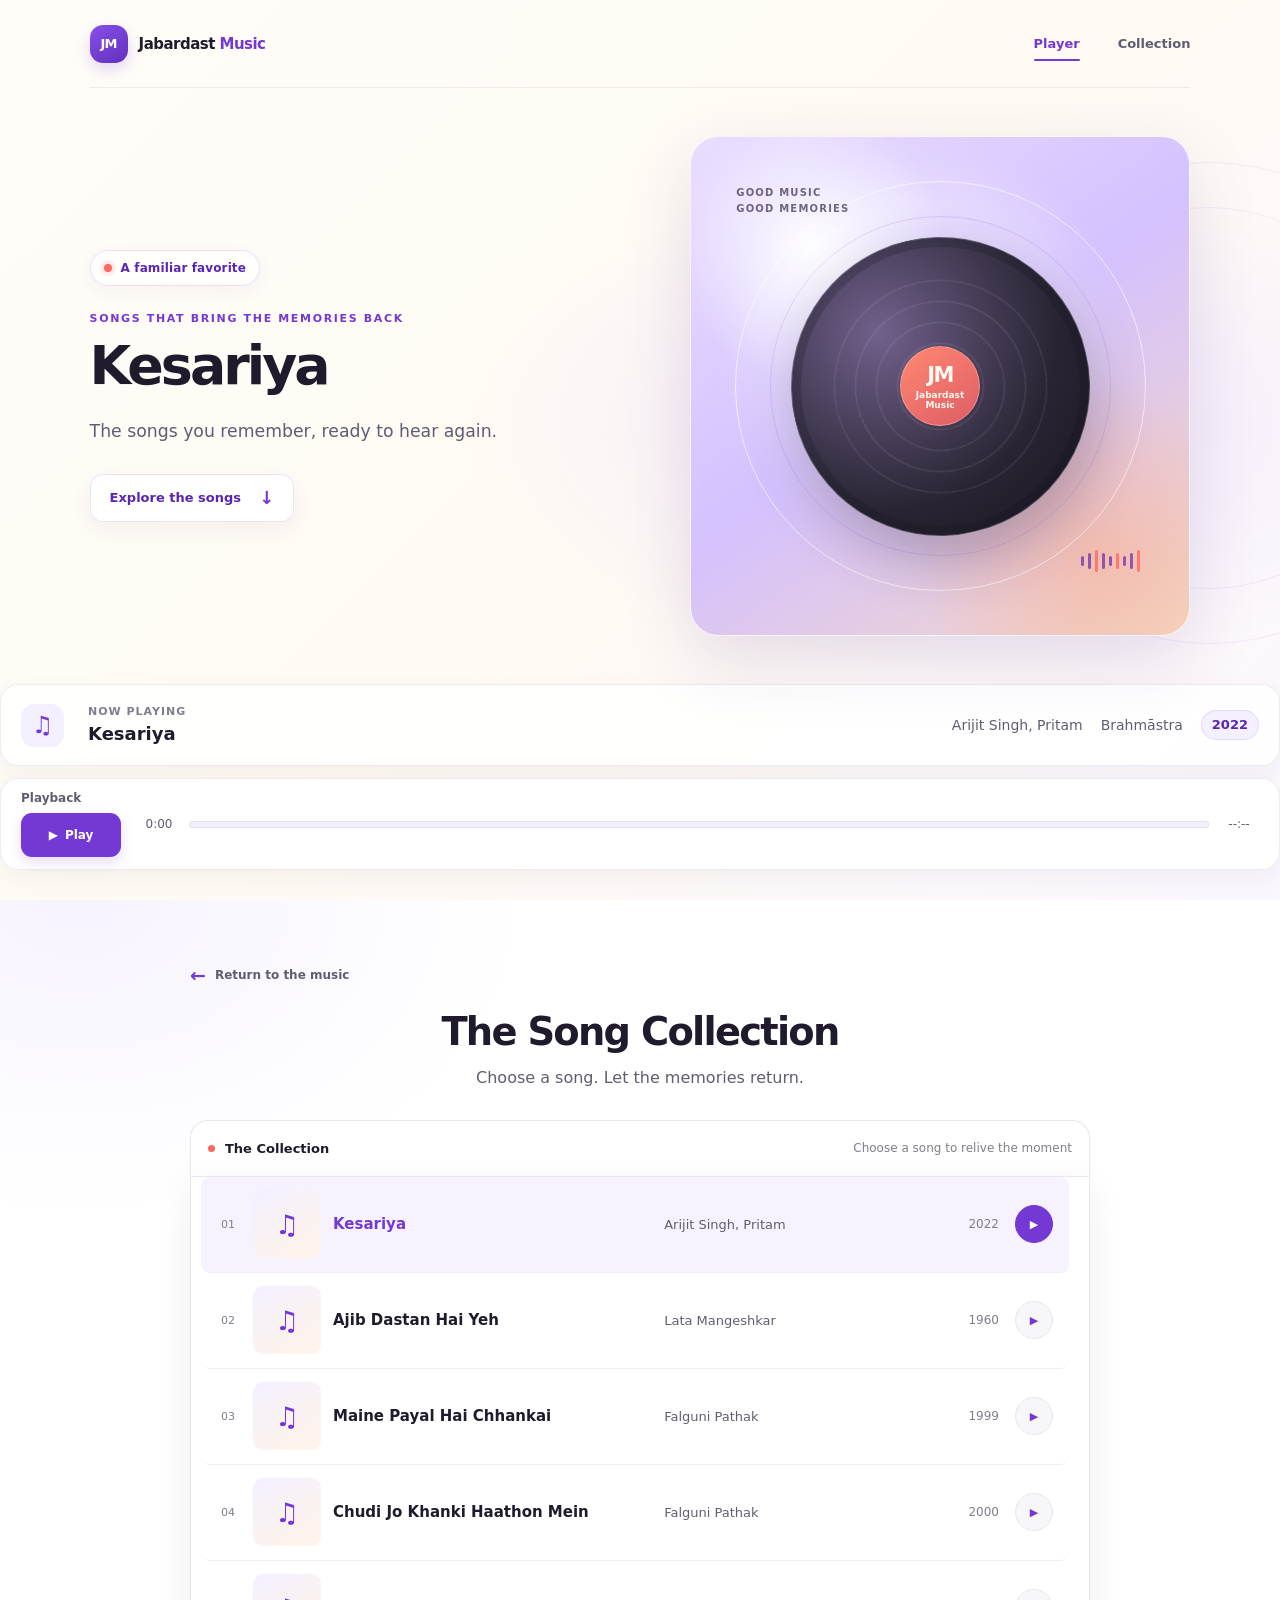
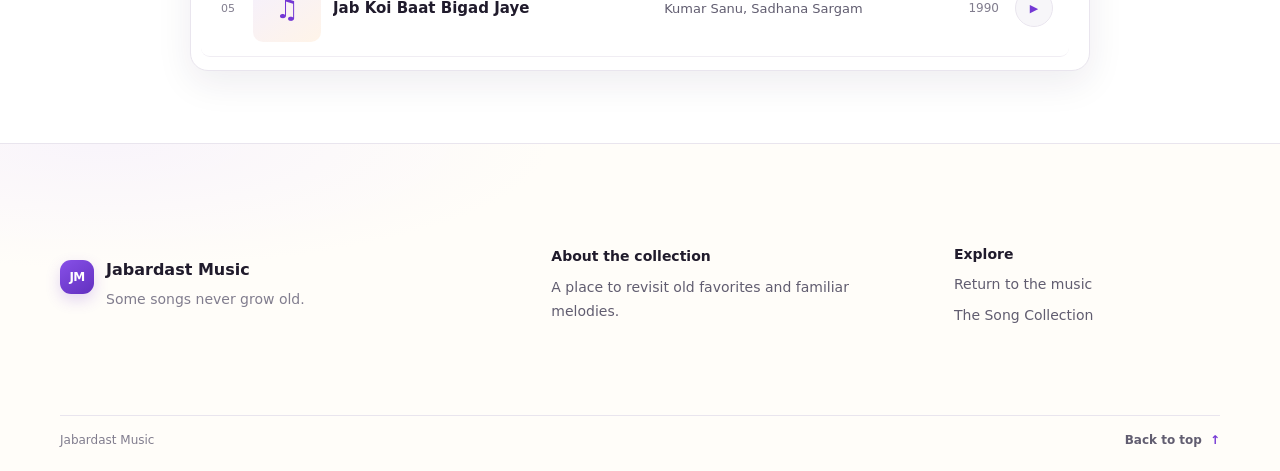
<file: index.html>
<!DOCTYPE html>
<html lang="en">

<head>
    <meta charset="UTF-8">
    <meta name="viewport" content="width=device-width, initial-scale=1.0">
    <title>JM | Jabardast Music</title>
    <!-- <link rel="preconnect" href="https://www.youtube.com">
   <link rel="preconnect" href="https://s.ytimg.com"> -->
    <link rel="stylesheet" href="style.css" />

</head>

<body>
    <section class="hero-section player-card" id="player" aria-labelledby="now-playing">
        <header class="site-header">
            <a class="brand" href="#player" aria-label="Jabardast Music home">
                <span class="brand-mark" aria-hidden="true">JM</span>
                <span>Jabardast <strong>Music</strong></span>
            </a>
            <nav aria-label="Main navigation">
                <a class="nav-link nav-link-active" href="#player">Player</a>
                <a class="nav-link" href="#playlist">Collection</a>
            </nav>
        </header>

        <main class="hero-main">
            <div class="hero-copy">
                <div class="player-header">
                    <span class="live-dot" aria-hidden="true"></span>
                    <span id="station-label">A familiar favorite</span>
                </div>

                <p class="hero-kicker">Songs that bring the memories back</p>
                <h1 id="now-playing"><strong id="current-song">Back to the songs we love</strong></h1>
                <p class="hero-description">The songs you remember, ready to hear again.</p>
                <a class="hero-link" href="#playlist">
                    Explore the songs <span aria-hidden="true">↓</span>
                </a>
            </div>

            <div class="visual-canvas" aria-hidden="true">
                <div class="visual-glow"></div>
                <div class="vinyl-record">
                    <div class="vinyl-label"><span>JM</span><span>Jabardast Music</span></div>
                </div>
                <div class="visual-caption">
                    <span>GOOD MUSIC</span>
                    <span>GOOD MEMORIES</span>
                </div>
                <div class="sound-bars">
                    <i></i><i></i><i></i><i></i><i></i><i></i><i></i><i></i><i></i>
                </div>
                <!-- <iframe id="main-player" width="336" height="189"
                    src="https://www.youtube.com/embed/SBfPs-PMGTA?enablejsapi=1"
                    title="YouTube music player"
                    frameborder="0"
                    allow="accelerometer; autoplay; clipboard-write; encrypted-media; gyroscope; picture-in-picture; web-share"
                    referrerpolicy="strict-origin-when-cross-origin"
                    allowfullscreen></iframe> -->
                <!-- <iframe id="main-player" width="336" height="189"
                    src="https://www.youtube.com/embed/SBfPs-PMGTA?enablejsapi=1&autoplay=1&modestbranding=1&rel=0&iv_load_policy=3"
                    title="YouTube music player"
                    frameborder="0"
                    allow="accelerometer; autoplay; clipboard-write; encrypted-media; gyroscope; picture-in-picture; web-share"
                    referrerpolicy="strict-origin-when-cross-origin"
                    allowfullscreen></iframe> -->
                <iframe id="main-player" width="336" height="189"
                    src="https://www.youtube-nocookie.com/embed/SBfPs-PMGTA?enablejsapi=1&autoplay=1&modestbranding=1&rel=0&iv_load_policy=3&playsinline=1"
                    title="YouTube music player" frameborder="0"
                    allow="accelerometer; autoplay; clipboard-write; encrypted-media; gyroscope; picture-in-picture; web-share"
                    referrerpolicy="strict-origin-when-cross-origin" allowfullscreen></iframe>
            </div>
        </main>

        <div class="hero-bottom">
            <div class="track-strip">
                <span class="track-strip-mark" aria-hidden="true">♫</span>
                <div>
                    <span class="track-strip-label">Now playing</span>
                    <span id="track-strip-title" class="track-strip-station">Track details unavailable</span>
                </div>
                <div id="track-strip-metadata" class="track-strip-note" aria-label="Track metadata">
                    <span id="track-strip-artist" class="track-metadata-artist">Artist unavailable</span>
                    <span id="track-strip-album" class="track-metadata-album">Album unavailable</span>
                    <span id="track-strip-year" class="track-metadata-year">Year unavailable</span>
                </div>
            </div>

            <div class="controls-group" aria-label="Playback controls">
                <span class="controls-caption">Playback</span>
                <div class="controls-buttons">
                    <button id="playback-toggle" class="control-button control-play" type="button" aria-label="Play"
                        onclick="togglePlayback()">
                        <span id="playback-icon" aria-hidden="true">&#9654;</span>
                        <span id="playback-label">Play</span>
                    </button>
                    <!-- <button id="change-song" class="control-button control-change" type="button"
                        aria-label="Change song" onclick="changeSong()">
                        <span id="change-song-icon" aria-hidden="true">&#9197;</span>
                        <span id="change-song-label">Change Song</span>
                    </button> -->
                </div>
                <div class="playback-timeline">
                    <span id="playback-current-time" class="playback-time">0:00</span>
                    <div id="playback-progress" class="playback-progress" role="progressbar"
                        aria-label="Playback progress" aria-valuemin="0" aria-valuemax="100" aria-valuenow="0"
                        aria-valuetext="Playback time 0:00; duration unavailable">
                        <span id="playback-progress-fill" class="playback-progress-fill"></span>
                    </div>
                    <span id="playback-duration" class="playback-time">--:--</span>
                </div>
            </div>
        </div>
    </section>

    <section class="playlist-section" id="playlist" aria-labelledby="playlist-heading">
        <div class="playlist-inner">
            <a class="back-link" href="#player"><span aria-hidden="true">←</span> Return to the music</a>
            <div class="playlist-heading">
                <h2 id="playlist-heading">The Song Collection</h2>
                <p>Choose a song. Let the memories return.</p>
            </div>

            <div class="playlist-toolbar">
                <div>
                    <span class="playlist-station-dot" aria-hidden="true"></span>
                    <span class="playlist-station">The Collection</span>
                </div>
                <span class="playlist-hint">Choose a song to relive the moment</span>
            </div>
            <div class="playlist-frame">
                <ul id="songs-list" aria-label="Songs"></ul>
            </div>
        </div>
    </section>

    <footer class="site-footer">
        <div class="footer-inner">
            <div class="footer-brand">
                <span class="brand-mark" aria-hidden="true">JM</span>
                <div>
                    <strong>Jabardast Music</strong>
                    <p>Some songs never grow old.</p>
                </div>
            </div>
            <div class="footer-about">
                <h2>About the collection</h2>
                <p>A place to revisit old favorites and familiar melodies.</p>
            </div>
            <nav class="footer-navigation" aria-label="Footer navigation">
                <h2>Explore</h2>
                <a href="#player">Return to the music</a>
                <a href="#playlist">The Song Collection</a>
            </nav>
            <div class="footer-bottom">
                <span>Jabardast Music</span>
                <a class="footer-top-link" href="#player">Back to top <span aria-hidden="true">↑</span></a>
            </div>
        </div>
    </footer>

    <script src="songs.js"></script>
    <script src="script.js"></script>
</body>

</html>
</file>
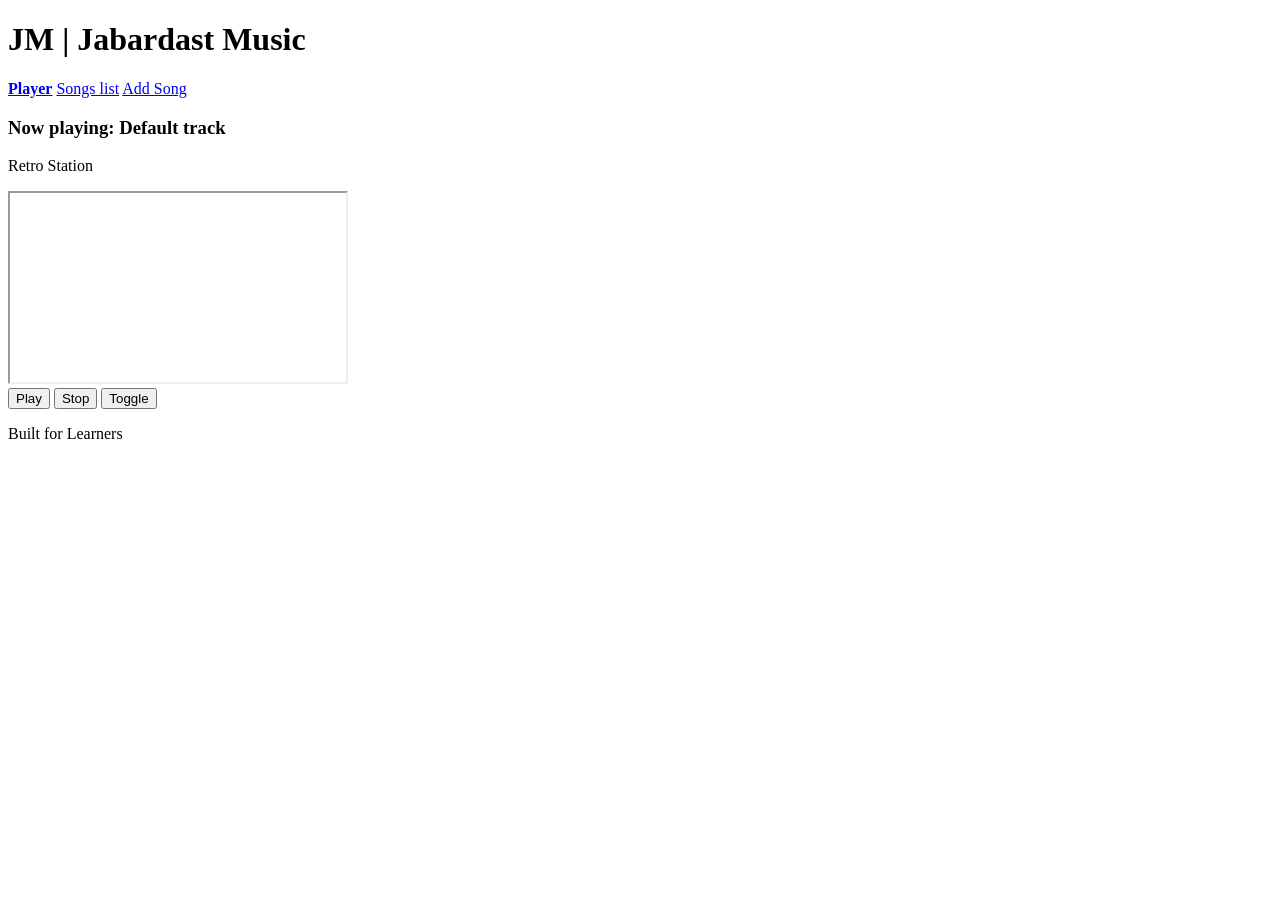
<file: 01_html_css_js/JM_project_1/index.html>
<!DOCTYPE html>
<html lang="en">
<head>
    <meta charset="UTF-8">
    <meta name="viewport" content="width=device-width, initial-scale=1.0">
    <title>JM | Jabardast Music</title>
</head>
<body>
    <header>
        <h1>JM | Jabardast Music</h1>
        <nav>
            <a href="#"><strong>Player</strong></a>
            <a href="#">Songs list</a>
            <a href="#">Add Song</a>
        </nav>
    </header>

    <main>
        <h3>Now playing: Default track</h3>
        <p>Retro Station</p>


            <iframe 
            id="main-player"
        width="336" 
        height="189" 
        src="https://www.youtube.com/embed/TQkn1uv4AcM?autoplay=1&enablejsapi=1" 
        allowfullscreen></iframe>

       <div>
         <button onclick="playMusic('main-player')">Play</button>
        <button onclick="pauseMusic('main-player')">Stop</button>
        <button onclick="toggleElement('main-player')">Toggle</button>
       </div>
    </main>

    <footer>
        <p>Built for Learners</p>
    </footer>

    <script>
        function toggleElement(id){
            const el = document.getElementById(id);
            if(!el) return;  
            
            if(el.style.position !== "absolute"){
                el.style.opacity = 0;
                el.style.position = "absolute"
                el.style.pointerEvents = "none"
                el.style.height = "0px";
                el.style.width = "0px";   
            } else {
                el.style.opacity = 1;
                el.style.position = ""
                el.style.pointerEvents = ""
                el.style.width = "336px";
                el.style.height = "189px";   
            }
        }

        function myAction(id, action){
            const iframe = document.getElementById(id);
            if(iframe && iframe.contentWindow){
                iframe.contentWindow.postMessage(JSON.stringify({
                    event: "command",
                    func: action,
                    args: []
                }), "https://www.youtube.com");

            }        }

        function playMusic(id){
            myAction(id, "playVideo")
        }
        // function pauseMusic(id){
        //     const iframe = document.getElementById(id);
        //     if(iframe && iframe.contentWindow){
        //         iframe.contentWindow.postMessage(JSON.stringify({
        //             event: "command",
        //             func: "pauseVideo",
        //             args: []
        //         }), "https://www.youtube.com");

        //     }
        // }
        function pauseMusic(id){
            myAction(id, "pauseVideo")
        }
    </script>
</body>
</html>
</file>
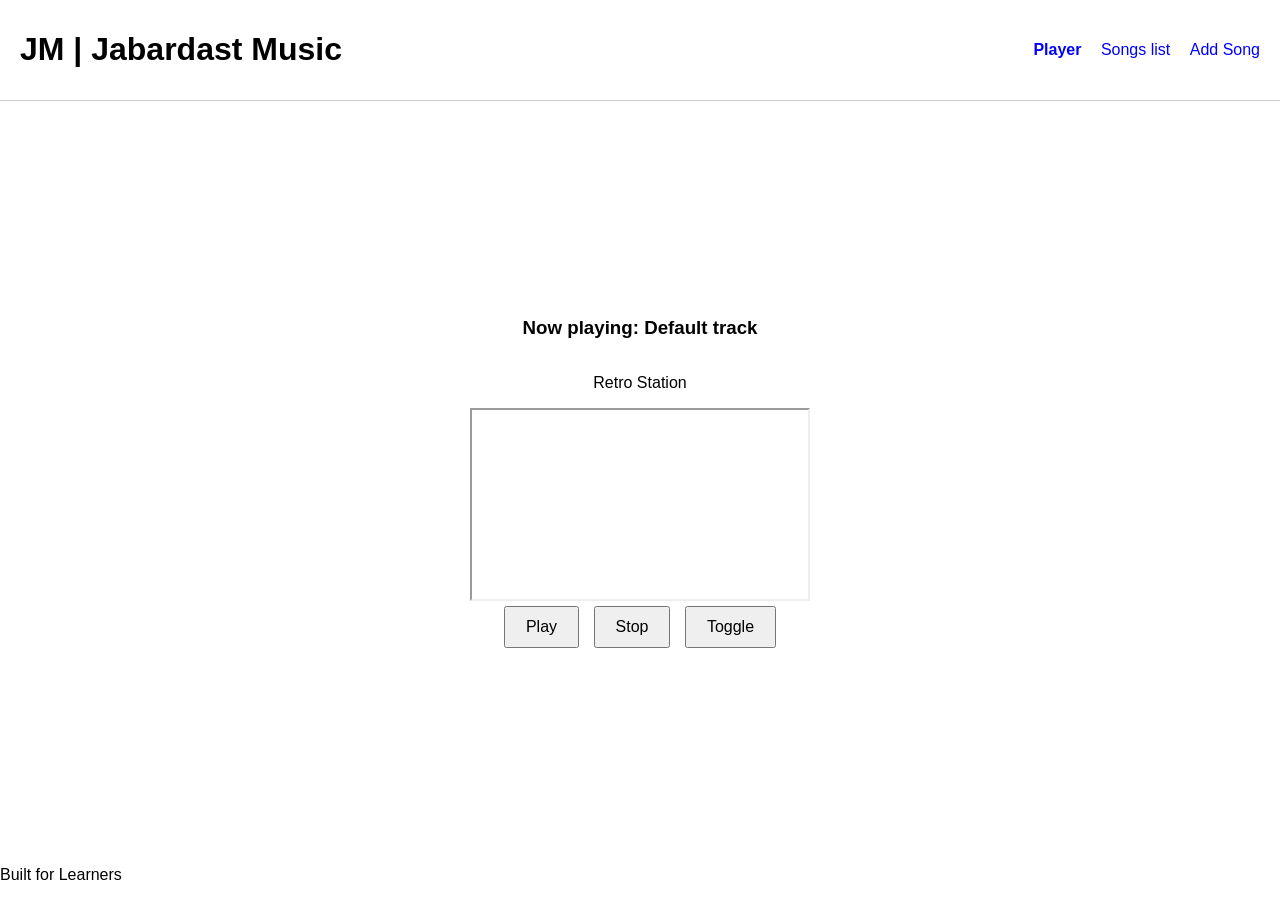
<file: 01_html_css_js/JM_project_2/index.html>
<!DOCTYPE html>
<html lang="en">

<head>
    <meta charset="UTF-8">
    <meta name="viewport" content="width=device-width, initial-scale=1.0">
    <title>JM | Jabardast Music</title>
    <link rel="stylesheet" href="style.css" />
</head>

<body>
    <header>
        <h1>JM | Jabardast Music</h1>
        <nav>
            <a href="#"><strong>Player</strong></a>
            <a href="#">Songs list</a>
            <a href="#">Add Song</a>
        </nav>
    </header>

    <main>
        <h3>Now playing: Default track</h3>
        <p>Retro Station</p>
        <iframe id="main-player" width="336" height="189"
            src="https://www.youtube.com/embed/TQkn1uv4AcM?autoplay=1&enablejsapi=1" allowfullscreen></iframe>

        <div>
            <button onclick="playMusic('main-player')">Play</button>
            <button onclick="pauseMusic('main-player')">Stop</button>
            <button onclick="toggleElement('main-player')">Toggle</button>
        </div>
    </main>

    <footer>
        <p>Built for Learners</p>
    </footer>

    <script>
        function toggleElement(id) {
            const el = document.getElementById(id);
            if (!el) return;

            if (el.style.position !== "absolute") {
                el.style.opacity = 0;
                el.style.position = "absolute"
                el.style.pointerEvents = "none"
                el.style.height = "0px";
                el.style.width = "0px";
            } else {
                el.style.opacity = 1;
                el.style.position = ""
                el.style.pointerEvents = ""
                el.style.width = "336px";
                el.style.height = "189px";
            }
        }

        function myAction(id, action) {
            const iframe = document.getElementById(id);
            if (iframe && iframe.contentWindow) {
                iframe.contentWindow.postMessage(JSON.stringify({
                    event: "command",
                    func: action,
                    args: []
                }), "https://www.youtube.com");

            }
        }

        function playMusic(id) {
            myAction(id, "playVideo")
        }
        // function pauseMusic(id){
        //     const iframe = document.getElementById(id);
        //     if(iframe && iframe.contentWindow){
        //         iframe.contentWindow.postMessage(JSON.stringify({
        //             event: "command",
        //             func: "pauseVideo",
        //             args: []
        //         }), "https://www.youtube.com");

        //     }
        // }
        function pauseMusic(id) {
            myAction(id, "pauseVideo")
        }
    </script>
</body>

</html>
</file>
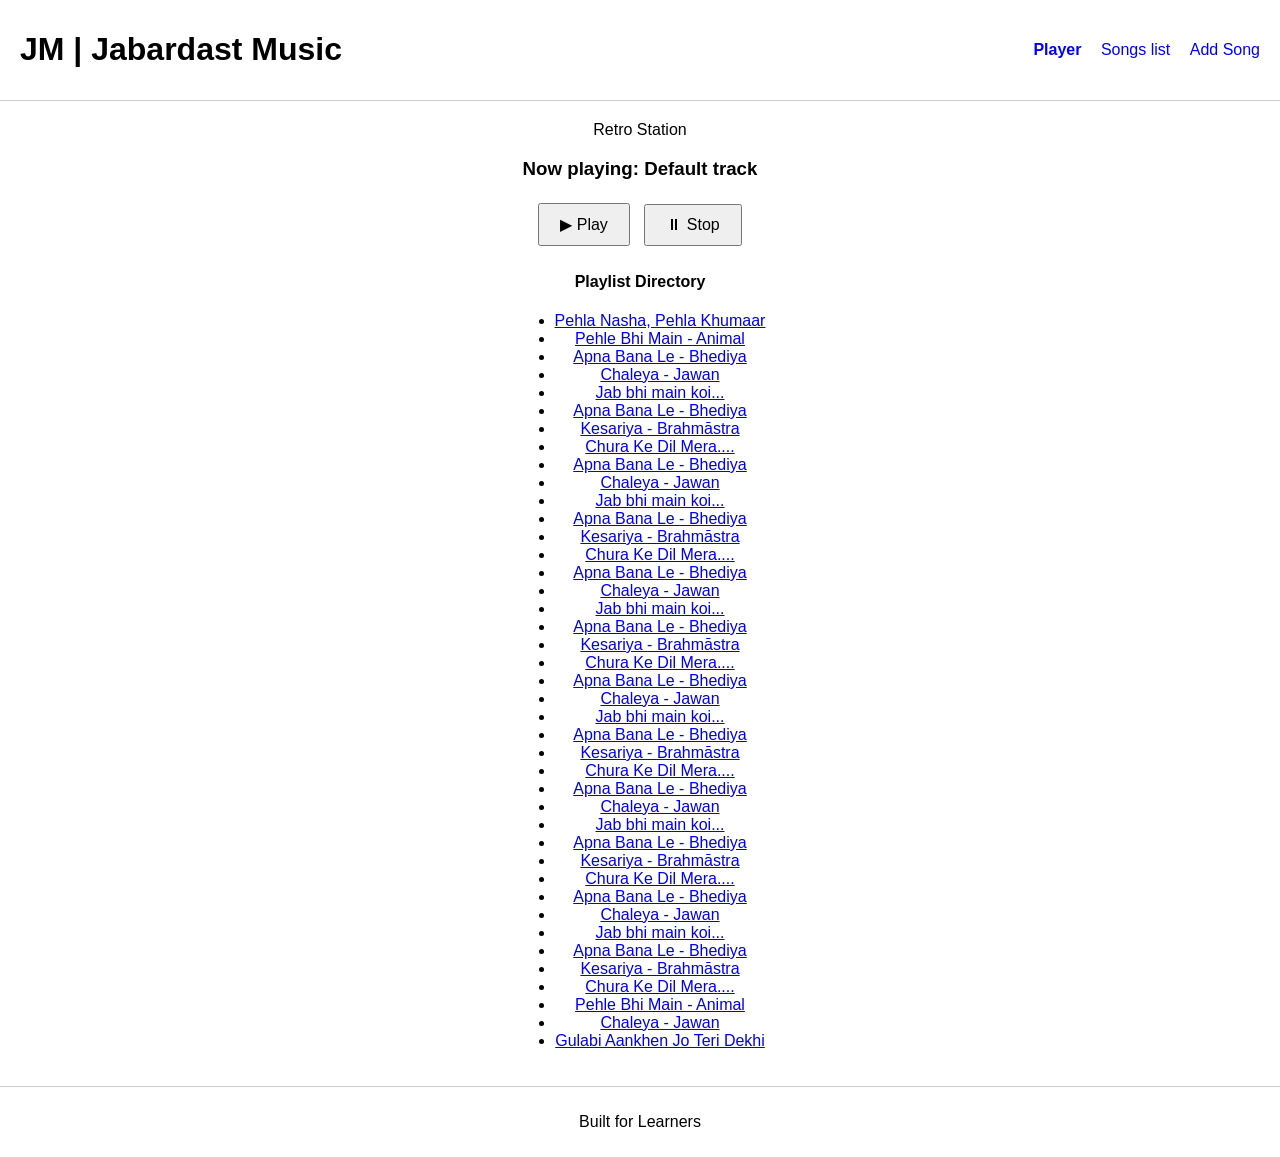
<file: 01_html_css_js/JM_project_3/index.html>
<!DOCTYPE html>
<html lang="en">

<head>
    <meta charset="UTF-8">
    <meta name="viewport" content="width=device-width, initial-scale=1.0">
    <title>JM | Jabardast Music</title>
    <link rel="stylesheet" href="style.css" />

</head>

<body>
    <header>
        <h1>JM | Jabardast Music</h1>
        <nav>
            <a href="#"><strong>Player</strong></a>
            <a href="#">Songs list</a>
            <a href="#">Add Song</a>
        </nav>
    </header>

    <main>
        <div class="player-card">
            <div class="player-header">
                <span class="live-dot"></span>
                <span id="station-label">Retro Station</span>
            </div>

            <h3 id="now-playing">Now playing: <strong id="current-song">Default track</strong></h3>


            <iframe id="main-player" width="336" height="189"
                src="https://www.youtube.com/embed/TQkn1uv4AcM?autoplay=1&enablejsapi=1" allowfullscreen></iframe>

            <div class="controls-group">
                <button onclick="playMusic('main-player')">&#9654; Play</button>
                <button onclick="pauseMusic('main-player')"> &#9208; Stop</button>
                <!-- <button onclick="toggleElement('main-player')">Toggle</button> -->
            </div>


            <div class="playlist-section">
                <h4>Playlist Directory</h4>
                <ul id="songs-list"></ul>
            </div>
        </div>
    </main>

    <footer>
        <p>Built for Learners</p>
    </footer>

    <script>
        toggleElement('main-player')
        function toggleElement(id) {
            const el = document.getElementById(id);
            if (!el) return;

            if (el.style.position !== "absolute") {
                el.style.opacity = 0;
                el.style.position = "absolute"
                el.style.pointerEvents = "none"
                el.style.height = "0px";
                el.style.width = "0px";
            } else {
                el.style.opacity = 1;
                el.style.position = ""
                el.style.pointerEvents = ""
                el.style.width = "336px";
                el.style.height = "189px";
            }
        }

        function myAction(id, action) {
            const iframe = document.getElementById(id);
            if (iframe && iframe.contentWindow) {
                iframe.contentWindow.postMessage(JSON.stringify({
                    event: "command",
                    func: action,
                    args: []
                }), "https://www.youtube.com");

            }
        }

        function playMusic(id) {
            myAction(id, "playVideo")
        }
        // function pauseMusic(id){
        //     const iframe = document.getElementById(id);
        //     if(iframe && iframe.contentWindow){
        //         iframe.contentWindow.postMessage(JSON.stringify({
        //             event: "command",
        //             func: "pauseVideo",
        //             args: []
        //         }), "https://www.youtube.com");

        //     }
        // }
        function pauseMusic(id) {
            myAction(id, "pauseVideo")
        }

        // const songs = [
        //     "TQkn1uv4AcM",
        //     "t6y9n4qGY0k",
        //     "SDEGhZt_frQ",
        //     "gfD7eL8I6uU",
        //     "TQkn1uv4AcM",
        //     "t6y9n4qGY0k"
        // ];

        const songs = [
            {
                "id": "SBfPs-PMGTA",
                "title": "Pehla Nasha, Pehla Khumaar"
            },
            {
                "id": "2AuyN_rLQ7Q",
                "title": "Pehle Bhi Main - Animal"
            },
            {
                "id": "R4kmsTGw0q0",
                "title": "Apna Bana Le - Bhediya"
            },
            {
                "id": "wr9M-CoxP7A",
                "title": "Chaleya - Jawan"
            },
            {
                "id": "hcCvSmjHwGY",
                "title": "Jab bhi main koi..."
            },
            {
                "id": "R4kmsTGw0q0",
                "title": "Apna Bana Le - Bhediya"
            },
            {
                "id": "O4QUyBtdpk4",
                "title": "Kesariya - Brahmāstra"
            },
            {
                "id": "Yqj1_V90KJo",
                "title": "Chura Ke Dil Mera...."
            },
            {
                "id": "R4kmsTGw0q0",
                "title": "Apna Bana Le - Bhediya"
            },
            {
                "id": "wr9M-CoxP7A",
                "title": "Chaleya - Jawan"
            },
            {
                "id": "hcCvSmjHwGY",
                "title": "Jab bhi main koi..."
            },
            {
                "id": "R4kmsTGw0q0",
                "title": "Apna Bana Le - Bhediya"
            },
            {
                "id": "O4QUyBtdpk4",
                "title": "Kesariya - Brahmāstra"
            },
            {
                "id": "Yqj1_V90KJo",
                "title": "Chura Ke Dil Mera...."
            },
            {
                "id": "R4kmsTGw0q0",
                "title": "Apna Bana Le - Bhediya"
            },
            {
                "id": "wr9M-CoxP7A",
                "title": "Chaleya - Jawan"
            },
            {
                "id": "hcCvSmjHwGY",
                "title": "Jab bhi main koi..."
            },
            {
                "id": "R4kmsTGw0q0",
                "title": "Apna Bana Le - Bhediya"
            },
            {
                "id": "O4QUyBtdpk4",
                "title": "Kesariya - Brahmāstra"
            },
            {
                "id": "Yqj1_V90KJo",
                "title": "Chura Ke Dil Mera...."
            },
            {
                "id": "R4kmsTGw0q0",
                "title": "Apna Bana Le - Bhediya"
            },
            {
                "id": "wr9M-CoxP7A",
                "title": "Chaleya - Jawan"
            },
            {
                "id": "hcCvSmjHwGY",
                "title": "Jab bhi main koi..."
            },
            {
                "id": "R4kmsTGw0q0",
                "title": "Apna Bana Le - Bhediya"
            },
            {
                "id": "O4QUyBtdpk4",
                "title": "Kesariya - Brahmāstra"
            },
            {
                "id": "Yqj1_V90KJo",
                "title": "Chura Ke Dil Mera...."
            },
            {
                "id": "R4kmsTGw0q0",
                "title": "Apna Bana Le - Bhediya"
            },
            {
                "id": "wr9M-CoxP7A",
                "title": "Chaleya - Jawan"
            },
            {
                "id": "hcCvSmjHwGY",
                "title": "Jab bhi main koi..."
            },
            {
                "id": "R4kmsTGw0q0",
                "title": "Apna Bana Le - Bhediya"
            },
            {
                "id": "O4QUyBtdpk4",
                "title": "Kesariya - Brahmāstra"
            },
            {
                "id": "Yqj1_V90KJo",
                "title": "Chura Ke Dil Mera...."
            },
            {
                "id": "R4kmsTGw0q0",
                "title": "Apna Bana Le - Bhediya"
            },
            {
                "id": "wr9M-CoxP7A",
                "title": "Chaleya - Jawan"
            },
            {
                "id": "hcCvSmjHwGY",
                "title": "Jab bhi main koi..."
            },
            {
                "id": "R4kmsTGw0q0",
                "title": "Apna Bana Le - Bhediya"
            },
            {
                "id": "O4QUyBtdpk4",
                "title": "Kesariya - Brahmāstra"
            },
            {
                "id": "Yqj1_V90KJo",
                "title": "Chura Ke Dil Mera...."
            },
            {
                "id": "lwv_0SEJ4NQ",
                "title": "Pehle Bhi Main - Animal"
            },
            {
                "id": "wr9M-CoxP7A",
                "title": "Chaleya - Jawan"
            },
            {
                "id": "Xsn0QjMN3fM",
                "title": "Gulabi Aankhen Jo Teri Dekhi"
            }
        ];


        function playSong(id, title) {
            // find iframe - ???
            const iframe = document.getElementById("main-player");
            iframe.src = `https://www.youtube.com/embed/${id}?autoplay=1&enablejsapi=1`

            playMusic('main-player');

            document.getElementById('current-song').innerHTML = title;

        }
        const songsList = document.getElementById("songs-list");
        // songsList.innerHTML = songs.map(function(id){
        //     return "<li><a href='#'>"+id+"</a></li>"
        // }).join();

        songsList.innerHTML = songs.map(song =>
            `<li>
                <a href='#' onclick='playSong("${song.id}", "${song.title}")'>
                    ${song.title}
                </a>
            </li>`
        ).join("");

    </script>
</body>

</html>
</file>
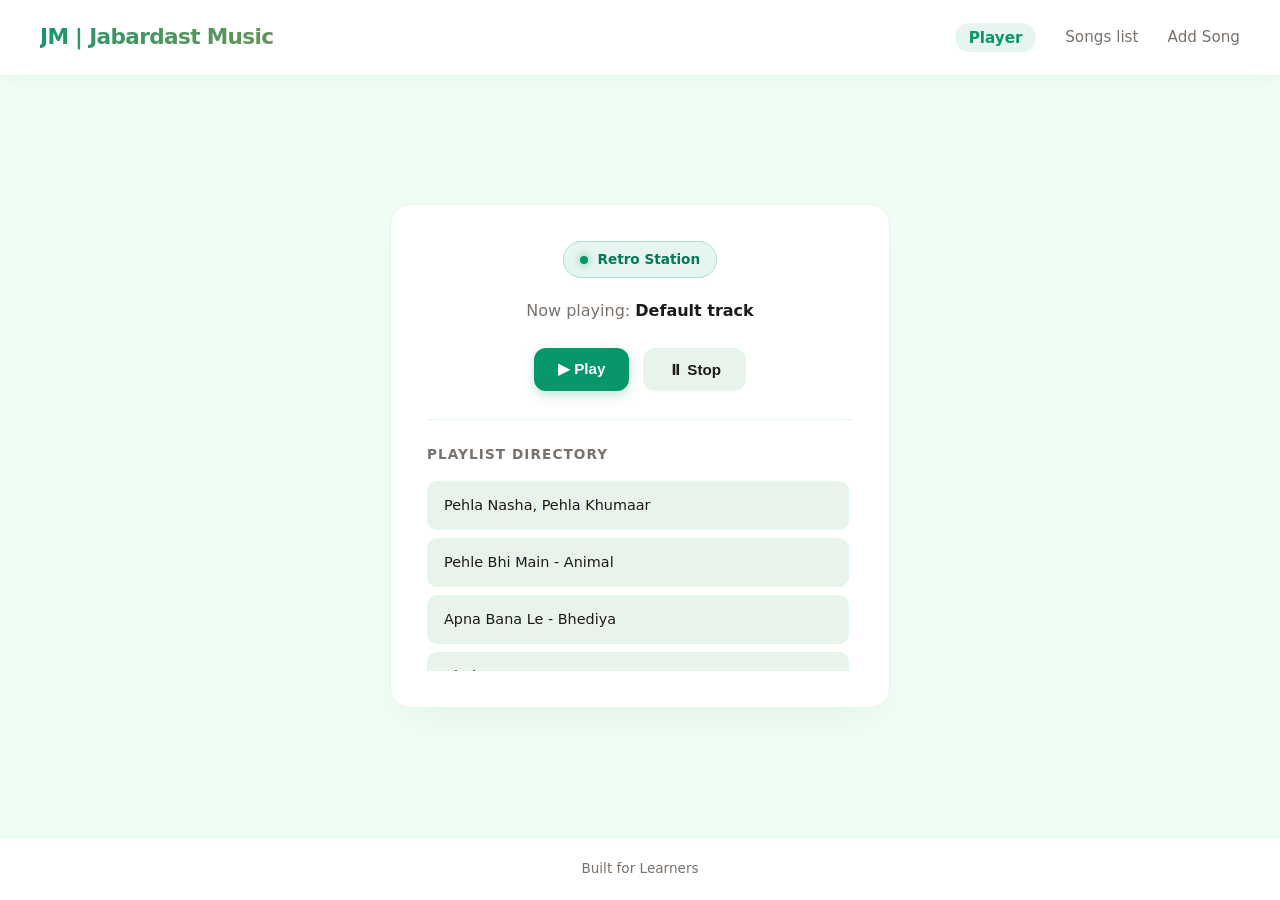
<file: 01_html_css_js/JM_project_4/index.html>
<!DOCTYPE html>
<html lang="en">

<head>
    <meta charset="UTF-8">
    <meta name="viewport" content="width=device-width, initial-scale=1.0">
    <title>JM | Jabardast Music</title>
    <link rel="stylesheet" href="./themes/green.css" />
    <link rel="stylesheet" href="style.css" />

</head>

<body>
    <header>
        <h1>JM | Jabardast Music</h1>
        <nav>
            <a href="#"><strong>Player</strong></a>
            <a href="#">Songs list</a>
            <a href="#">Add Song</a>
        </nav>
    </header>

    <main>
        <div class="player-card">
            <div class="player-header">
                <span class="live-dot"></span>
                <span id="station-label">Retro Station</span>
            </div>

            <h3 id="now-playing">Now playing: <strong id="current-song">Default track</strong></h3>


            <iframe id="main-player" width="336" height="189"
                src="https://www.youtube.com/embed/TQkn1uv4AcM?autoplay=1&enablejsapi=1" allowfullscreen></iframe>

            <div class="controls-group">
                <button onclick="playMusic('main-player')">&#9654; Play</button>
                <button onclick="pauseMusic('main-player')"> &#9208; Stop</button>
                <!-- <button onclick="toggleElement('main-player')">Toggle</button> -->
            </div>


            <div class="playlist-section">
                <h4>Playlist Directory</h4>
                <ul id="songs-list"></ul>
            </div>
        </div>
    </main>

    <footer>
        <p>Built for Learners</p>
    </footer>

    <script>
        toggleElement('main-player')
        function toggleElement(id) {
            const el = document.getElementById(id);
            if (!el) return;

            if (el.style.position !== "absolute") {
                el.style.opacity = 0;
                el.style.position = "absolute"
                el.style.pointerEvents = "none"
                el.style.height = "0px";
                el.style.width = "0px";
            } else {
                el.style.opacity = 1;
                el.style.position = ""
                el.style.pointerEvents = ""
                el.style.width = "336px";
                el.style.height = "189px";
            }
        }

        function myAction(id, action) {
            const iframe = document.getElementById(id);
            if (iframe && iframe.contentWindow) {
                iframe.contentWindow.postMessage(JSON.stringify({
                    event: "command",
                    func: action,
                    args: []
                }), "https://www.youtube.com");

            }
        }

        function playMusic(id) {
            myAction(id, "playVideo")
        }
        // function pauseMusic(id){
        //     const iframe = document.getElementById(id);
        //     if(iframe && iframe.contentWindow){
        //         iframe.contentWindow.postMessage(JSON.stringify({
        //             event: "command",
        //             func: "pauseVideo",
        //             args: []
        //         }), "https://www.youtube.com");

        //     }
        // }
        function pauseMusic(id) {
            myAction(id, "pauseVideo")
        }

        // const songs = [
        //     "TQkn1uv4AcM",
        //     "t6y9n4qGY0k",
        //     "SDEGhZt_frQ",
        //     "gfD7eL8I6uU",
        //     "TQkn1uv4AcM",
        //     "t6y9n4qGY0k"
        // ];

        const songs = [
            {
                "id": "SBfPs-PMGTA",
                "title": "Pehla Nasha, Pehla Khumaar"
            },
            {
                "id": "2AuyN_rLQ7Q",
                "title": "Pehle Bhi Main - Animal"
            },
            {
                "id": "R4kmsTGw0q0",
                "title": "Apna Bana Le - Bhediya"
            },
            {
                "id": "wr9M-CoxP7A",
                "title": "Chaleya - Jawan"
            },
            {
                "id": "hcCvSmjHwGY",
                "title": "Jab bhi main koi..."
            },
            {
                "id": "R4kmsTGw0q0",
                "title": "Apna Bana Le - Bhediya"
            },
            {
                "id": "O4QUyBtdpk4",
                "title": "Kesariya - Brahmāstra"
            },
            {
                "id": "Yqj1_V90KJo",
                "title": "Chura Ke Dil Mera...."
            },
            {
                "id": "R4kmsTGw0q0",
                "title": "Apna Bana Le - Bhediya"
            },
            {
                "id": "wr9M-CoxP7A",
                "title": "Chaleya - Jawan"
            },
            {
                "id": "hcCvSmjHwGY",
                "title": "Jab bhi main koi..."
            },
            {
                "id": "R4kmsTGw0q0",
                "title": "Apna Bana Le - Bhediya"
            },
            {
                "id": "O4QUyBtdpk4",
                "title": "Kesariya - Brahmāstra"
            },
            {
                "id": "Yqj1_V90KJo",
                "title": "Chura Ke Dil Mera...."
            },
            {
                "id": "R4kmsTGw0q0",
                "title": "Apna Bana Le - Bhediya"
            },
            {
                "id": "wr9M-CoxP7A",
                "title": "Chaleya - Jawan"
            },
            {
                "id": "hcCvSmjHwGY",
                "title": "Jab bhi main koi..."
            },
            {
                "id": "R4kmsTGw0q0",
                "title": "Apna Bana Le - Bhediya"
            },
            {
                "id": "O4QUyBtdpk4",
                "title": "Kesariya - Brahmāstra"
            },
            {
                "id": "Yqj1_V90KJo",
                "title": "Chura Ke Dil Mera...."
            },
            {
                "id": "R4kmsTGw0q0",
                "title": "Apna Bana Le - Bhediya"
            },
            {
                "id": "wr9M-CoxP7A",
                "title": "Chaleya - Jawan"
            },
            {
                "id": "hcCvSmjHwGY",
                "title": "Jab bhi main koi..."
            },
            {
                "id": "R4kmsTGw0q0",
                "title": "Apna Bana Le - Bhediya"
            },
            {
                "id": "O4QUyBtdpk4",
                "title": "Kesariya - Brahmāstra"
            },
            {
                "id": "Yqj1_V90KJo",
                "title": "Chura Ke Dil Mera...."
            },
            {
                "id": "R4kmsTGw0q0",
                "title": "Apna Bana Le - Bhediya"
            },
            {
                "id": "wr9M-CoxP7A",
                "title": "Chaleya - Jawan"
            },
            {
                "id": "hcCvSmjHwGY",
                "title": "Jab bhi main koi..."
            },
            {
                "id": "R4kmsTGw0q0",
                "title": "Apna Bana Le - Bhediya"
            },
            {
                "id": "O4QUyBtdpk4",
                "title": "Kesariya - Brahmāstra"
            },
            {
                "id": "Yqj1_V90KJo",
                "title": "Chura Ke Dil Mera...."
            },
            {
                "id": "R4kmsTGw0q0",
                "title": "Apna Bana Le - Bhediya"
            },
            {
                "id": "wr9M-CoxP7A",
                "title": "Chaleya - Jawan"
            },
            {
                "id": "hcCvSmjHwGY",
                "title": "Jab bhi main koi..."
            },
            {
                "id": "R4kmsTGw0q0",
                "title": "Apna Bana Le - Bhediya"
            },
            {
                "id": "O4QUyBtdpk4",
                "title": "Kesariya - Brahmāstra"
            },
            {
                "id": "Yqj1_V90KJo",
                "title": "Chura Ke Dil Mera...."
            },
            {
                "id": "lwv_0SEJ4NQ",
                "title": "Pehle Bhi Main - Animal"
            },
            {
                "id": "wr9M-CoxP7A",
                "title": "Chaleya - Jawan"
            },
            {
                "id": "Xsn0QjMN3fM",
                "title": "Gulabi Aankhen Jo Teri Dekhi"
            }
        ];


        function playSong(id, title) {
            // find iframe - ???
            const iframe = document.getElementById("main-player");
            iframe.src = `https://www.youtube.com/embed/${id}?autoplay=1&enablejsapi=1`

            playMusic('main-player');

            document.getElementById('current-song').innerHTML = title;

        }
        const songsList = document.getElementById("songs-list");
        // songsList.innerHTML = songs.map(function(id){
        //     return "<li><a href='#'>"+id+"</a></li>"
        // }).join();

        songsList.innerHTML = songs.map(song =>
            `<li>
                <a href='#' onclick='playSong("${song.id}", "${song.title}")'>
                    ${song.title}
                </a>
            </li>`
        ).join("");

    </script>
</body>

</html>
</file>
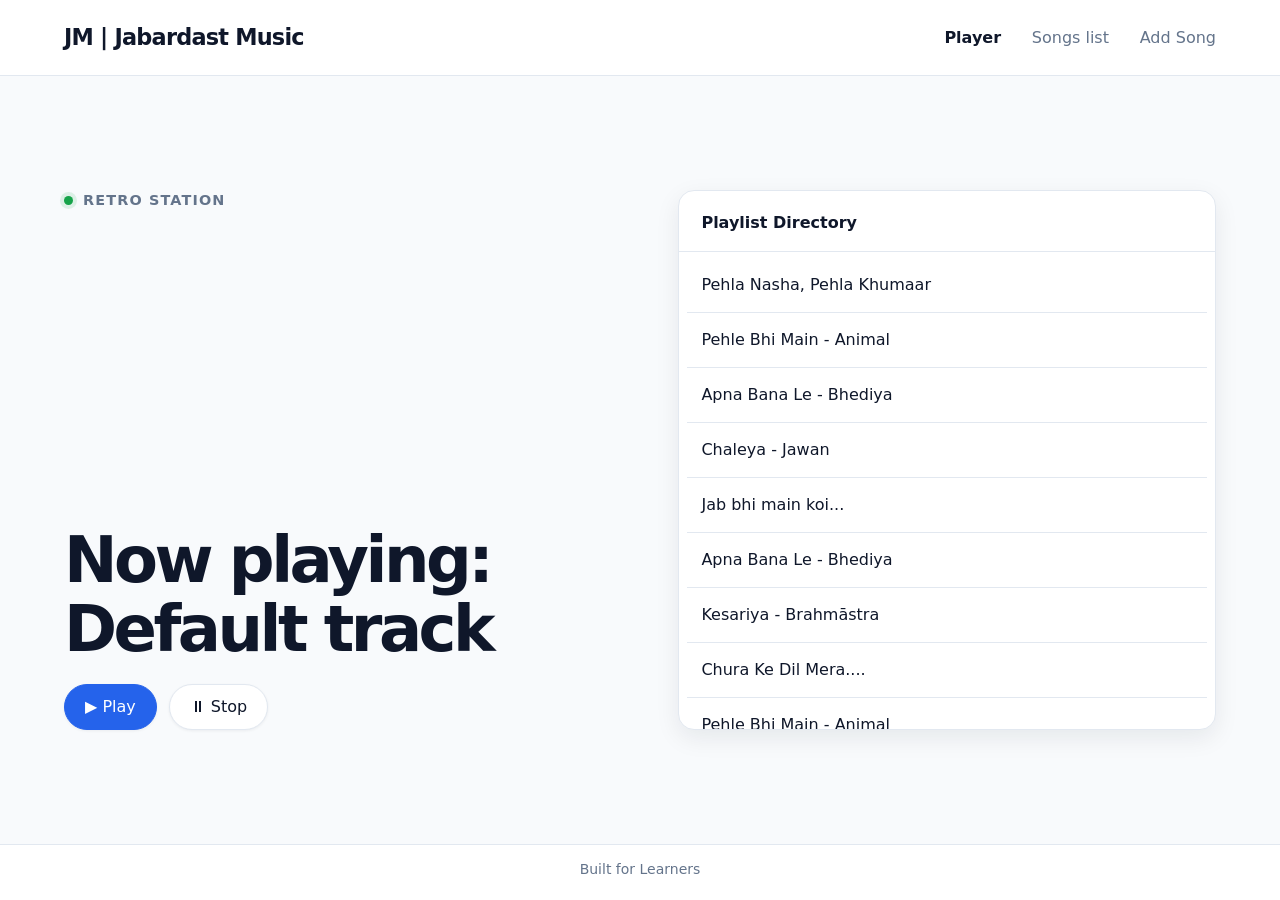
<file: 01_html_css_js/JM_project_5_prompt_generated_design/1/index.html>
<!DOCTYPE html>
<html lang="en">

<head>
    <meta charset="UTF-8">
    <meta name="viewport" content="width=device-width, initial-scale=1.0">
    <title>JM | Jabardast Music</title>
    <link rel="stylesheet" href="style.css" />
    
</head>

<body>
    <header>
        <h1>JM | Jabardast Music</h1>
        <nav>
            <a href="#"><strong>Player</strong></a>
            <a href="#">Songs list</a>
            <a href="#">Add Song</a>
        </nav>
    </header>

    <main>
        <div class="player-card">
            <div class="player-header">
                <span class="live-dot"></span>
                <span id="station-label">Retro Station</span>
            </div>

            <h3 id="now-playing">Now playing: Default track</h3>


            <iframe id="main-player" width="336" height="189"
                src="https://www.youtube.com/embed/TQkn1uv4AcM?autoplay=1&enablejsapi=1" allowfullscreen></iframe>

            <div class="controls-group">
                <button onclick="playMusic('main-player')">&#9654; Play</button>
                <button onclick="pauseMusic('main-player')"> &#9208; Stop</button>
                <!-- <button onclick="toggleElement('main-player')">Toggle</button> -->
            </div>


            <div class="playlist-section">
                <h4>Playlist Directory</h4>
                <ul id="songs-list"></ul>
            </div>
        </div>
    </main>

    <footer>
        <p>Built for Learners</p>
    </footer>

    <script>
        toggleElement('main-player')
        function toggleElement(id) {
            const el = document.getElementById(id);
            if (!el) return;

            if (el.style.position !== "absolute") {
                el.style.opacity = 0;
                el.style.position = "absolute"
                el.style.pointerEvents = "none"
                el.style.height = "0px";
                el.style.width = "0px";
            } else {
                el.style.opacity = 1;
                el.style.position = ""
                el.style.pointerEvents = ""
                el.style.width = "336px";
                el.style.height = "189px";
            }
        }

        function myAction(id, action) {
            const iframe = document.getElementById(id);
            if (iframe && iframe.contentWindow) {
                iframe.contentWindow.postMessage(JSON.stringify({
                    event: "command",
                    func: action,
                    args: []
                }), "https://www.youtube.com");

            }
        }

        function playMusic(id) {
            myAction(id, "playVideo")
        }
        // function pauseMusic(id){
        //     const iframe = document.getElementById(id);
        //     if(iframe && iframe.contentWindow){
        //         iframe.contentWindow.postMessage(JSON.stringify({
        //             event: "command",
        //             func: "pauseVideo",
        //             args: []
        //         }), "https://www.youtube.com");

        //     }
        // }
        function pauseMusic(id) {
            myAction(id, "pauseVideo")
        }

        // const songs = [
        //     "TQkn1uv4AcM",
        //     "t6y9n4qGY0k",
        //     "SDEGhZt_frQ",
        //     "gfD7eL8I6uU",
        //     "TQkn1uv4AcM",
        //     "t6y9n4qGY0k"
        // ];

        const songs = [
            {
                "year": 1995,
                "artist": "Udit Narayan, Sadhana Sargam",
                "album": "Jo Jeeta Wohi Sikandar",
                "id": "SBfPs-PMGTA",
                "title": "Pehla Nasha, Pehla Khumaar"
            },
            {
                "year": 1995,
                "artist": "Udit Narayan, Sadhana Sargam",
                "album": "Jo Jeeta Wohi Sikandar",
                "id": "2AuyN_rLQ7Q",
                "title": "Pehle Bhi Main - Animal"
            },
            {
                "year": 1995,
                "artist": "Udit Narayan, Sadhana Sargam",
                "album": "Jo Jeeta Wohi Sikandar",
                "id": "R4kmsTGw0q0",
                "title": "Apna Bana Le - Bhediya"
            },
            {
                "year": 1995,
                "artist": "Udit Narayan, Sadhana Sargam",
                "album": "Jo Jeeta Wohi Sikandar",
                "id": "wr9M-CoxP7A",
                "title": "Chaleya - Jawan"
            },
            {
                "year": 1995,
                "artist": "Udit Narayan, Sadhana Sargam",
                "album": "Jo Jeeta Wohi Sikandar",
                "id": "hcCvSmjHwGY",
                "title": "Jab bhi main koi..."
            },
            {
                "year": 1995,
                "artist": "Udit Narayan, Sadhana Sargam",
                "album": "Jo Jeeta Wohi Sikandar",
                "id": "R4kmsTGw0q0",
                "title": "Apna Bana Le - Bhediya"
            },
            {
                "year": 1995,
                "artist": "Udit Narayan, Sadhana Sargam",
                "album": "Jo Jeeta Wohi Sikandar",
                "id": "O4QUyBtdpk4",
                "title": "Kesariya - Brahmāstra"
            },
            {
                "year": 1995,
                "artist": "Udit Narayan, Sadhana Sargam",
                "album": "Jo Jeeta Wohi Sikandar",
                "id": "Yqj1_V90KJo",
                "title": "Chura Ke Dil Mera...."
            },
            {
                "year": 1995,
                "artist": "Udit Narayan, Sadhana Sargam",
                "album": "Jo Jeeta Wohi Sikandar",
                "id": "lwv_0SEJ4NQ",
                "title": "Pehle Bhi Main - Animal"
            },
            {
                "year": 1995,
                "artist": "Udit Narayan, Sadhana Sargam",
                "album": "Jo Jeeta Wohi Sikandar",
                "id": "wr9M-CoxP7A",
                "title": "Chaleya - Jawan"
            },
            {
                "year": 1995,
                "artist": "Udit Narayan, Sadhana Sargam",
                "album": "Jo Jeeta Wohi Sikandar",
                "id": "Xsn0QjMN3fM",
                "title": "Gulabi Aankhen Jo Teri Dekhi"
            }
        ];


        function playSong(id, title) {
            // find iframe - ???
            const iframe = document.getElementById("main-player");
            iframe.src = `https://www.youtube.com/embed/${id}?autoplay=1&enablejsapi=1`

            playMusic('main-player');

            document.getElementById('now-playing').innerHTML = "Now playing: "+title;

        }
        const songsList = document.getElementById("songs-list");
        // songsList.innerHTML = songs.map(function(id){
        //     return "<li><a href='#'>"+id+"</a></li>"
        // }).join();

        songsList.innerHTML = songs.map(song =>
            `<li>
                <a href='#' onclick='playSong("${song.id}", "${song.title}")'>
                    ${song.title}
                </a>
            </li>`
        ).join("");

    </script>
</body>

</html>
</file>
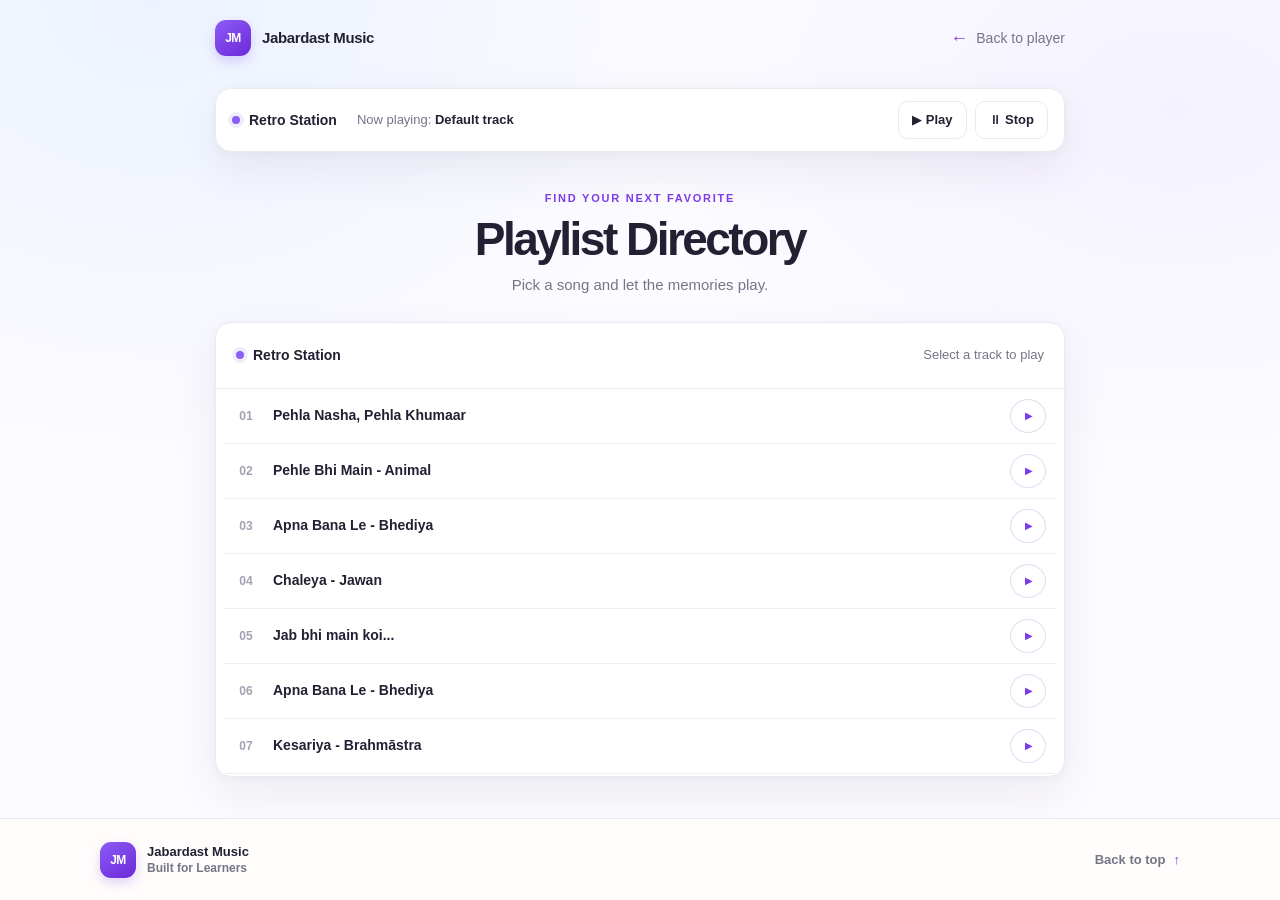
<file: 01_html_css_js/JM_project_5_prompt_generated_design/2/index.html>
<!DOCTYPE html>
<html lang="en">

<head>
    <meta charset="UTF-8">
    <meta name="viewport" content="width=device-width, initial-scale=1.0">
    <title>JM | Jabardast Music</title>
    <link rel="stylesheet" href="style.css" />

</head>

<body id="top">
    <div class="app-shell">
        <header class="site-header">
            <a class="brand" href="#top" aria-label="Jabardast Music home">
                <span class="brand-mark" aria-hidden="true">JM</span>
                <span>Jabardast Music</span>
            </a>
            <nav aria-label="Page navigation">
                <a class="back-link" href="#player"><span aria-hidden="true">&larr;</span> Back to player</a>
            </nav>
        </header>

        <main class="page-content">
            <section class="player-dock player-card" id="player" aria-label="Music player">
                <div class="player-header">
                    <span class="live-dot"></span>
                    <span>Retro Station</span>
                </div>
                <h2 id="now-playing">Now playing: <strong id="current-song">Default track</strong></h2>
                <iframe id="main-player" width="336" height="189"
                    src="https://www.youtube.com/embed/TQkn1uv4AcM?autoplay=1&enablejsapi=1" allowfullscreen></iframe>
                <div class="controls-group">
                    <button onclick="playMusic('main-player')">&#9654; Play</button>
                    <button onclick="pauseMusic('main-player')">&#9208; Stop</button>
                    <!-- <button onclick="toggleElement('main-player')">Toggle</button> -->
                </div>
            </section>

            <section class="hero" aria-labelledby="page-title">
                <p class="eyebrow">Find your next favorite</p>
                <h1 id="page-title">Playlist Directory</h1>
                <p class="hero-subtitle">Pick a song and let the memories play.</p>
            </section>

            <section class="playlist-section player-card" aria-labelledby="station-label">
                <div class="playlist-heading">
                    <div class="player-header">
                        <span class="live-dot"></span>
                        <span id="station-label">Retro Station</span>
                    </div>
                    <p>Select a track to play</p>
                </div>
                <ul id="songs-list" aria-label="Songs"></ul>
            </section>
        </main>

        <footer class="site-footer">
            <a class="footer-brand" href="#top">
                <span class="brand-mark" aria-hidden="true">JM</span>
                <span class="footer-copy">
                    <strong>Jabardast Music</strong>
                    <span>Built for Learners</span>
                </span>
            </a>
            <a class="back-to-top" href="#top">Back to top <span aria-hidden="true">&uarr;</span></a>
        </footer>
    </div>

    <script>
        toggleElement('main-player')
        function toggleElement(id) {
            const el = document.getElementById(id);
            if (!el) return;

            if (el.style.position !== "absolute") {
                el.style.opacity = 0;
                el.style.position = "absolute"
                el.style.pointerEvents = "none"
                el.style.height = "0px";
                el.style.width = "0px";
            } else {
                el.style.opacity = 1;
                el.style.position = ""
                el.style.pointerEvents = ""
                el.style.width = "336px";
                el.style.height = "189px";
            }
        }

        function myAction(id, action) {
            const iframe = document.getElementById(id);
            if (iframe && iframe.contentWindow) {
                iframe.contentWindow.postMessage(JSON.stringify({
                    event: "command",
                    func: action,
                    args: []
                }), "https://www.youtube.com");

            }
        }

        function playMusic(id) {
            myAction(id, "playVideo")
        }
        // function pauseMusic(id){
        //     const iframe = document.getElementById(id);
        //     if(iframe && iframe.contentWindow){
        //         iframe.contentWindow.postMessage(JSON.stringify({
        //             event: "command",
        //             func: "pauseVideo",
        //             args: []
        //         }), "https://www.youtube.com");

        //     }
        // }
        function pauseMusic(id) {
            myAction(id, "pauseVideo")
        }

        // const songs = [
        //     "TQkn1uv4AcM",
        //     "t6y9n4qGY0k",
        //     "SDEGhZt_frQ",
        //     "gfD7eL8I6uU",
        //     "TQkn1uv4AcM",
        //     "t6y9n4qGY0k"
        // ];

        const songs = [
            {
                "id": "SBfPs-PMGTA",
                "title": "Pehla Nasha, Pehla Khumaar"
            },
            {
                "id": "2AuyN_rLQ7Q",
                "title": "Pehle Bhi Main - Animal"
            },
            {
                "id": "R4kmsTGw0q0",
                "title": "Apna Bana Le - Bhediya"
            },
            {
                "id": "wr9M-CoxP7A",
                "title": "Chaleya - Jawan"
            },
            {
                "id": "hcCvSmjHwGY",
                "title": "Jab bhi main koi..."
            },
            {
                "id": "R4kmsTGw0q0",
                "title": "Apna Bana Le - Bhediya"
            },
            {
                "id": "O4QUyBtdpk4",
                "title": "Kesariya - Brahmāstra"
            },
            {
                "id": "Yqj1_V90KJo",
                "title": "Chura Ke Dil Mera...."
            },
            {
                "id": "R4kmsTGw0q0",
                "title": "Apna Bana Le - Bhediya"
            },
            {
                "id": "wr9M-CoxP7A",
                "title": "Chaleya - Jawan"
            },
            {
                "id": "hcCvSmjHwGY",
                "title": "Jab bhi main koi..."
            },
            {
                "id": "R4kmsTGw0q0",
                "title": "Apna Bana Le - Bhediya"
            },
            {
                "id": "O4QUyBtdpk4",
                "title": "Kesariya - Brahmāstra"
            },
            {
                "id": "Yqj1_V90KJo",
                "title": "Chura Ke Dil Mera...."
            },
            {
                "id": "R4kmsTGw0q0",
                "title": "Apna Bana Le - Bhediya"
            },
            {
                "id": "wr9M-CoxP7A",
                "title": "Chaleya - Jawan"
            },
            {
                "id": "hcCvSmjHwGY",
                "title": "Jab bhi main koi..."
            },
            {
                "id": "R4kmsTGw0q0",
                "title": "Apna Bana Le - Bhediya"
            },
            {
                "id": "O4QUyBtdpk4",
                "title": "Kesariya - Brahmāstra"
            },
            {
                "id": "Yqj1_V90KJo",
                "title": "Chura Ke Dil Mera...."
            },
            {
                "id": "R4kmsTGw0q0",
                "title": "Apna Bana Le - Bhediya"
            },
            {
                "id": "wr9M-CoxP7A",
                "title": "Chaleya - Jawan"
            },
            {
                "id": "hcCvSmjHwGY",
                "title": "Jab bhi main koi..."
            },
            {
                "id": "R4kmsTGw0q0",
                "title": "Apna Bana Le - Bhediya"
            },
            {
                "id": "O4QUyBtdpk4",
                "title": "Kesariya - Brahmāstra"
            },
            {
                "id": "Yqj1_V90KJo",
                "title": "Chura Ke Dil Mera...."
            },
            {
                "id": "R4kmsTGw0q0",
                "title": "Apna Bana Le - Bhediya"
            },
            {
                "id": "wr9M-CoxP7A",
                "title": "Chaleya - Jawan"
            },
            {
                "id": "hcCvSmjHwGY",
                "title": "Jab bhi main koi..."
            },
            {
                "id": "R4kmsTGw0q0",
                "title": "Apna Bana Le - Bhediya"
            },
            {
                "id": "O4QUyBtdpk4",
                "title": "Kesariya - Brahmāstra"
            },
            {
                "id": "Yqj1_V90KJo",
                "title": "Chura Ke Dil Mera...."
            },
            {
                "id": "R4kmsTGw0q0",
                "title": "Apna Bana Le - Bhediya"
            },
            {
                "id": "wr9M-CoxP7A",
                "title": "Chaleya - Jawan"
            },
            {
                "id": "hcCvSmjHwGY",
                "title": "Jab bhi main koi..."
            },
            {
                "id": "R4kmsTGw0q0",
                "title": "Apna Bana Le - Bhediya"
            },
            {
                "id": "O4QUyBtdpk4",
                "title": "Kesariya - Brahmāstra"
            },
            {
                "id": "Yqj1_V90KJo",
                "title": "Chura Ke Dil Mera...."
            },
            {
                "id": "lwv_0SEJ4NQ",
                "title": "Pehle Bhi Main - Animal"
            },
            {
                "id": "wr9M-CoxP7A",
                "title": "Chaleya - Jawan"
            },
            {
                "id": "Xsn0QjMN3fM",
                "title": "Gulabi Aankhen Jo Teri Dekhi"
            }
        ];


        function playSong(id, title) {
            // find iframe - ???
            const iframe = document.getElementById("main-player");
            iframe.src = `https://www.youtube.com/embed/${id}?autoplay=1&enablejsapi=1`

            playMusic('main-player');

            document.getElementById('current-song').innerHTML = title;

        }
        const songsList = document.getElementById("songs-list");
        // songsList.innerHTML = songs.map(function(id){
        //     return "<li><a href='#'>"+id+"</a></li>"
        // }).join();

        songsList.innerHTML = songs.map(song =>
            `<li>
                <a href='#' onclick='playSong("${song.id}", "${song.title}")'>
                    ${song.title}
                </a>
            </li>`
        ).join("");

    </script>
</body>

</html>
</file>
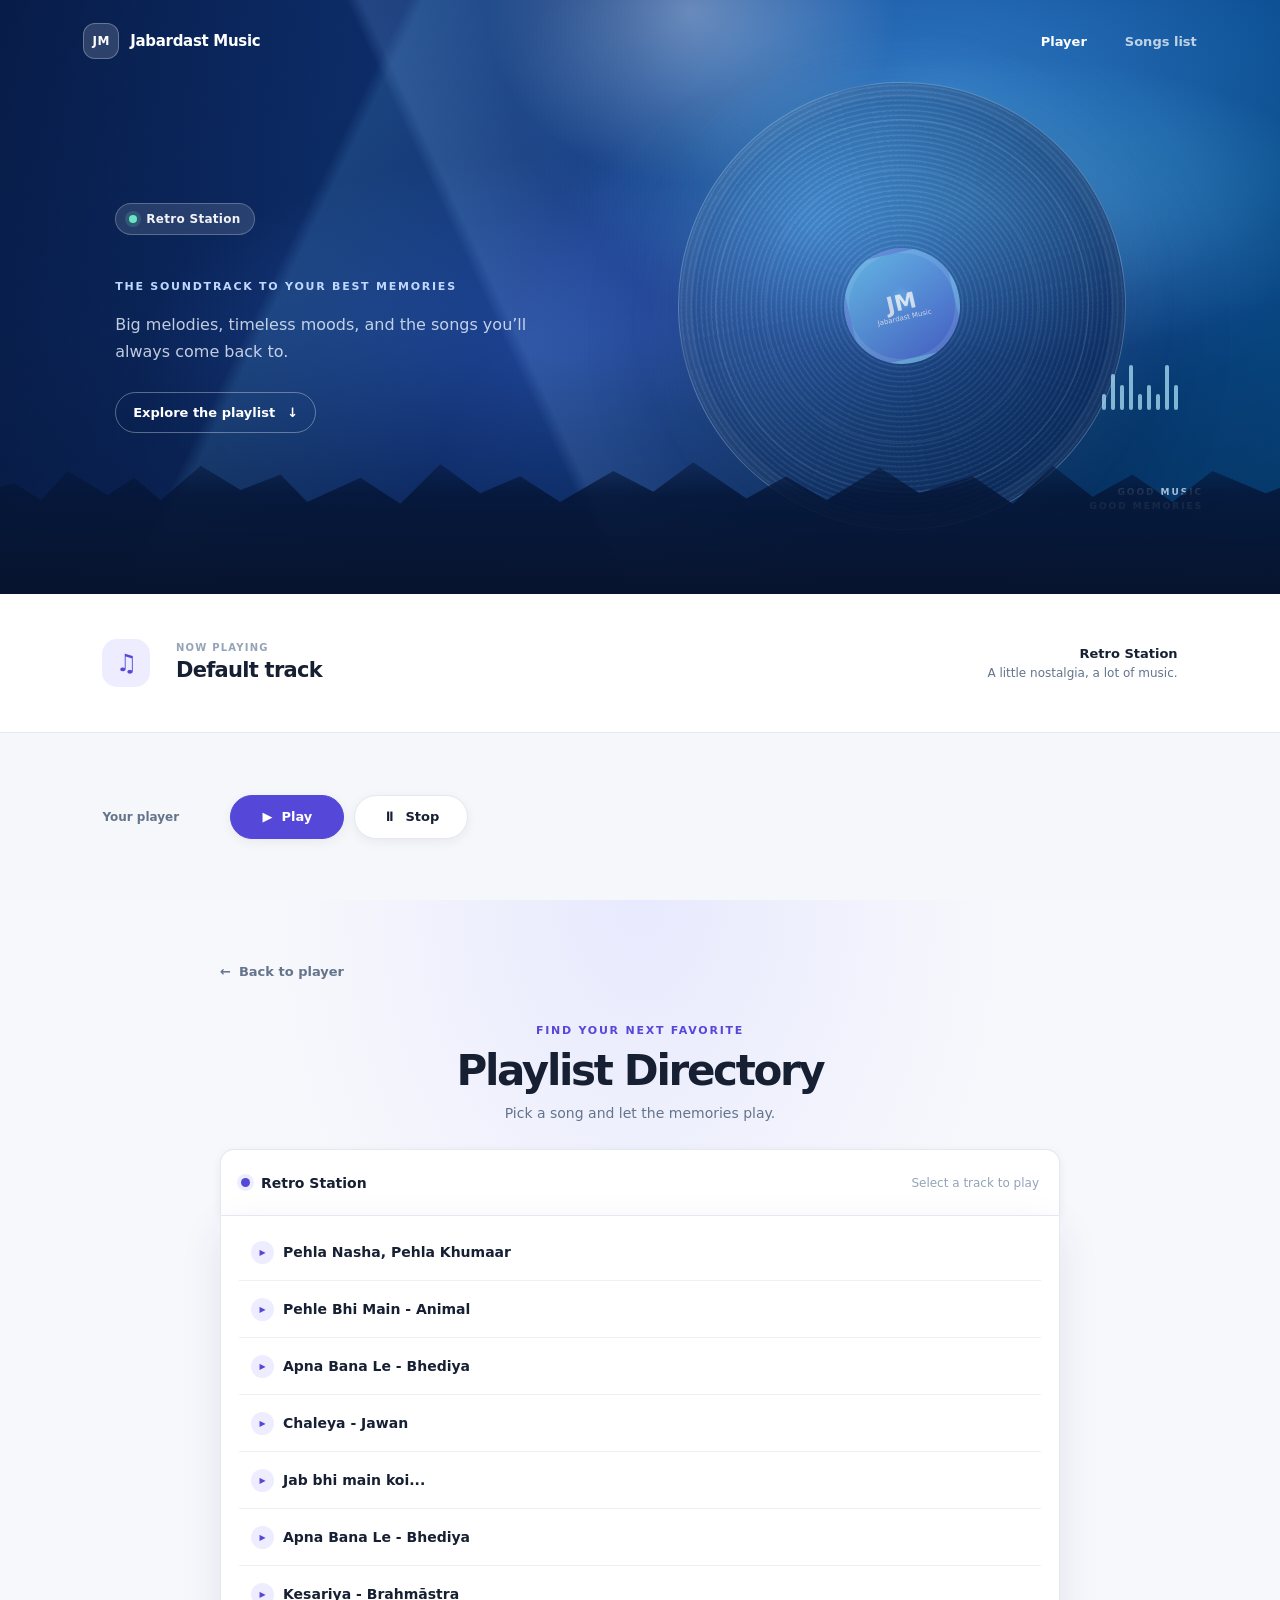
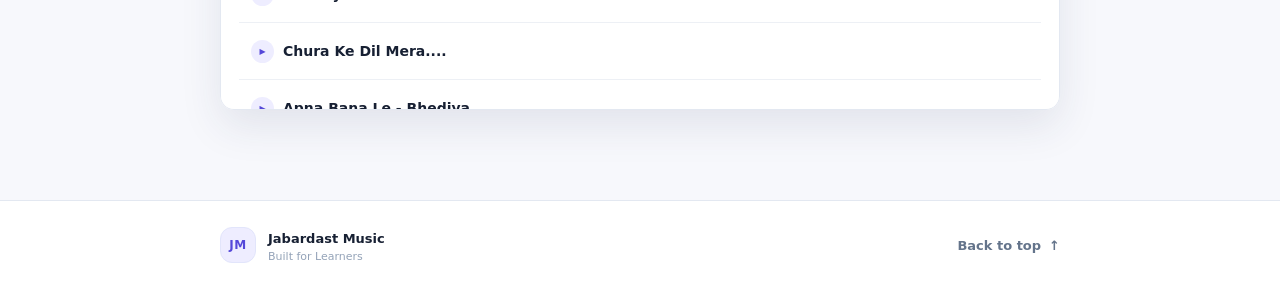
<file: 01_html_css_js/JM_project_5_prompt_generated_design/3/index.html>
<!DOCTYPE html>
<html lang="en">

<head>
    <meta charset="UTF-8">
    <meta name="viewport" content="width=device-width, initial-scale=1.0">
    <title>JM | Jabardast Music</title>
    <link rel="stylesheet" href="style.css" />

</head>

<body>
    <section class="hero-section player-card" id="player" aria-labelledby="now-playing">
        <header class="site-header">
            <a class="brand" href="#player" aria-label="Jabardast Music home">
                <span class="brand-mark" aria-hidden="true">JM</span>
                <span>Jabardast <strong>Music</strong></span>
            </a>
            <nav aria-label="Main navigation">
                <a class="nav-link nav-link-active" href="#player">Player</a>
                <a class="nav-link" href="#playlist">Songs list</a>
            </nav>
        </header>

        <main class="hero-main">
            <div class="hero-copy">
                <div class="player-header">
                    <span class="live-dot" aria-hidden="true"></span>
                    <span id="station-label">Retro Station</span>
                </div>

                <p class="hero-kicker">The soundtrack to your best memories</p>
                <p class="hero-description">Big melodies, timeless moods, and the songs you’ll always come back to.</p>
                <a class="hero-link" href="#playlist">
                    Explore the playlist <span aria-hidden="true">↓</span>
                </a>
            </div>

            <div class="visual-canvas" aria-hidden="true">
                <div class="visual-glow"></div>
                <div class="vinyl-record">
                    <div class="vinyl-label"><span>JM</span><span>Jabardast Music</span></div>
                </div>
                <div class="visual-caption">
                    <span>GOOD MUSIC</span>
                    <span>GOOD MEMORIES</span>
                </div>
                <div class="sound-bars">
                    <i></i><i></i><i></i><i></i><i></i><i></i><i></i><i></i><i></i>
                </div>
                <iframe id="main-player" width="336" height="189"
                    src="https://www.youtube.com/embed/TQkn1uv4AcM?autoplay=1&enablejsapi=1" allowfullscreen
                    title="YouTube music player"></iframe>
            </div>
        </main>

        <div class="hero-bottom">
            <div class="track-strip">
                <span class="track-strip-mark" aria-hidden="true">♫</span>
                <div class="track-strip-copy">
                    <span class="track-strip-label">Now playing</span>
                    <h1 id="now-playing"><strong id="current-song">Default track</strong></h1>
                </div>
                <div class="track-strip-meta">
                    <span class="track-strip-station">Retro Station</span>
                    <span class="track-strip-note">A little nostalgia, a lot of music.</span>
                </div>
            </div>

            <div class="controls-group" aria-label="Playback controls">
                <span class="controls-caption">Your player</span>
                <div class="controls-buttons">
                    <button class="control-button control-play" type="button"
                        onclick="playMusic('main-player')"><span aria-hidden="true">&#9654;</span> Play</button>
                    <button class="control-button control-stop" type="button"
                        onclick="pauseMusic('main-player')"><span aria-hidden="true">&#9208;</span> Stop</button>
                </div>
                <!-- <button onclick="toggleElement('main-player')">Toggle</button> -->
            </div>
        </div>
    </section>

    <section class="playlist-section" id="playlist" aria-labelledby="playlist-heading">
        <div class="playlist-inner">
            <a class="back-link" href="#player"><span aria-hidden="true">←</span> Back to player</a>
            <div class="playlist-heading">
                <p class="section-kicker">Find your next favorite</p>
                <h2 id="playlist-heading">Playlist Directory</h2>
                <p>Pick a song and let the memories play.</p>
            </div>

            <div class="playlist-toolbar">
                <div>
                    <span class="playlist-station-dot" aria-hidden="true"></span>
                    <span class="playlist-station">Retro Station</span>
                </div>
                <span class="playlist-hint">Select a track to play</span>
            </div>
            <div class="playlist-frame">
                <ul id="songs-list" aria-label="Songs"></ul>
            </div>
        </div>
    </section>

    <footer class="site-footer">
        <div class="footer-inner">
            <div class="footer-brand">
                <span class="brand-mark" aria-hidden="true">JM</span>
                <div>
                    <strong>Jabardast Music</strong>
                    <p>Built for Learners</p>
                </div>
            </div>
            <a class="footer-top-link" href="#player">Back to top <span aria-hidden="true">↑</span></a>
        </div>
    </footer>

    <script>
        toggleElement('main-player')
        function toggleElement(id) {
            const el = document.getElementById(id);
            if (!el) return;

            if (el.style.position !== "absolute") {
                el.style.opacity = 0;
                el.style.position = "absolute"
                el.style.pointerEvents = "none"
                el.style.height = "0px";
                el.style.width = "0px";
            } else {
                el.style.opacity = 1;
                el.style.position = ""
                el.style.pointerEvents = ""
                el.style.width = "336px";
                el.style.height = "189px";
            }
        }

        function myAction(id, action) {
            const iframe = document.getElementById(id);
            if (iframe && iframe.contentWindow) {
                iframe.contentWindow.postMessage(JSON.stringify({
                    event: "command",
                    func: action,
                    args: []
                }), "https://www.youtube.com");

            }
        }

        function playMusic(id) {
            myAction(id, "playVideo")
        }
        // function pauseMusic(id){
        //     const iframe = document.getElementById(id);
        //     if(iframe && iframe.contentWindow){
        //         iframe.contentWindow.postMessage(JSON.stringify({
        //             event: "command",
        //             func: "pauseVideo",
        //             args: []
        //         }), "https://www.youtube.com");

        //     }
        // }
        function pauseMusic(id) {
            myAction(id, "pauseVideo")
        }

        // const songs = [
        //     "TQkn1uv4AcM",
        //     "t6y9n4qGY0k",
        //     "SDEGhZt_frQ",
        //     "gfD7eL8I6uU",
        //     "TQkn1uv4AcM",
        //     "t6y9n4qGY0k"
        // ];

        const songs = [
            {
                "year": 1995,
                "artist": "Udit Narayan, Sadhana Sargam",
                "album": "Jo Jeeta Wohi Sikandar",
                "id": "SBfPs-PMGTA",
                "title": "Pehla Nasha, Pehla Khumaar"
            },
                        {
                "year": 1995,
                "artist": "Udit Narayan, Sadhana Sargam",
                "album": "Jo Jeeta Wohi Sikandar",
                "id": "2AuyN_rLQ7Q",
                "title": "Pehle Bhi Main - Animal"
            },
                        {
                "year": 1995,
                "artist": "Udit Narayan, Sadhana Sargam",
                "album": "Jo Jeeta Wohi Sikandar",
                "id": "R4kmsTGw0q0",
                "title": "Apna Bana Le - Bhediya"
            },
                        {
                "year": 1995,
                "artist": "Udit Narayan, Sadhana Sargam",
                "album": "Jo Jeeta Wohi Sikandar",
                "id": "wr9M-CoxP7A",
                "title": "Chaleya - Jawan"
            },
                        {
                "year": 1995,
                "artist": "Udit Narayan, Sadhana Sargam",
                "album": "Jo Jeeta Wohi Sikandar",
                "id": "hcCvSmjHwGY",
                "title": "Jab bhi main koi..."
            },
                        {
                "year": 1995,
                "artist": "Udit Narayan, Sadhana Sargam",
                "album": "Jo Jeeta Wohi Sikandar",
                "id": "R4kmsTGw0q0",
                "title": "Apna Bana Le - Bhediya"
            },
                        {
                "year": 1995,
                "artist": "Udit Narayan, Sadhana Sargam",
                "album": "Jo Jeeta Wohi Sikandar",
                "id": "O4QUyBtdpk4",
                "title": "Kesariya - Brahmāstra"
            },
                        {
                "year": 1995,
                "artist": "Udit Narayan, Sadhana Sargam",
                "album": "Jo Jeeta Wohi Sikandar",
                "id": "Yqj1_V90KJo",
                "title": "Chura Ke Dil Mera...."
            },
                        {
                "year": 1995,
                "artist": "Udit Narayan, Sadhana Sargam",
                "album": "Jo Jeeta Wohi Sikandar",
                "id": "R4kmsTGw0q0",
                "title": "Apna Bana Le - Bhediya"
            },
                        {
                "year": 1995,
                "artist": "Udit Narayan, Sadhana Sargam",
                "album": "Jo Jeeta Wohi Sikandar",
                "id": "wr9M-CoxP7A",
                "title": "Chaleya - Jawan"
            },
                        {
                "year": 1995,
                "artist": "Udit Narayan, Sadhana Sargam",
                "album": "Jo Jeeta Wohi Sikandar",
                "id": "hcCvSmjHwGY",
                "title": "Jab bhi main koi..."
            },
                        {
                "year": 1995,
                "artist": "Udit Narayan, Sadhana Sargam",
                "album": "Jo Jeeta Wohi Sikandar",
                "id": "R4kmsTGw0q0",
                "title": "Apna Bana Le - Bhediya"
            },
                        {
                "year": 1995,
                "artist": "Udit Narayan, Sadhana Sargam",
                "album": "Jo Jeeta Wohi Sikandar",
                "id": "O4QUyBtdpk4",
                "title": "Kesariya - Brahmāstra"
            },
                        {
                "year": 1995,
                "artist": "Udit Narayan, Sadhana Sargam",
                "album": "Jo Jeeta Wohi Sikandar",
                "id": "Yqj1_V90KJo",
                "title": "Chura Ke Dil Mera...."
            },
                        {
                "year": 1995,
                "artist": "Udit Narayan, Sadhana Sargam",
                "album": "Jo Jeeta Wohi Sikandar",
                "id": "R4kmsTGw0q0",
                "title": "Apna Bana Le - Bhediya"
            },
                        {
                "year": 1995,
                "artist": "Udit Narayan, Sadhana Sargam",
                "album": "Jo Jeeta Wohi Sikandar",
                "id": "wr9M-CoxP7A",
                "title": "Chaleya - Jawan"
            },
                        {
                "year": 1995,
                "artist": "Udit Narayan, Sadhana Sargam",
                "album": "Jo Jeeta Wohi Sikandar",
                "id": "hcCvSmjHwGY",
                "title": "Jab bhi main koi..."
            },
                        {
                "year": 1995,
                "artist": "Udit Narayan, Sadhana Sargam",
                "album": "Jo Jeeta Wohi Sikandar",
                "id": "R4kmsTGw0q0",
                "title": "Apna Bana Le - Bhediya"
            },
                        {
                "year": 1995,
                "artist": "Udit Narayan, Sadhana Sargam",
                "album": "Jo Jeeta Wohi Sikandar",
                "id": "O4QUyBtdpk4",
                "title": "Kesariya - Brahmāstra"
            },
                        {
                "year": 1995,
                "artist": "Udit Narayan, Sadhana Sargam",
                "album": "Jo Jeeta Wohi Sikandar",
                "id": "Yqj1_V90KJo",
                "title": "Chura Ke Dil Mera...."
            },
                        {
                "year": 1995,
                "artist": "Udit Narayan, Sadhana Sargam",
                "album": "Jo Jeeta Wohi Sikandar",
                "id": "R4kmsTGw0q0",
                "title": "Apna Bana Le - Bhediya"
            },
                        {
                "year": 1995,
                "artist": "Udit Narayan, Sadhana Sargam",
                "album": "Jo Jeeta Wohi Sikandar",
                "id": "wr9M-CoxP7A",
                "title": "Chaleya - Jawan"
            },
                        {
                "year": 1995,
                "artist": "Udit Narayan, Sadhana Sargam",
                "album": "Jo Jeeta Wohi Sikandar",
                "id": "hcCvSmjHwGY",
                "title": "Jab bhi main koi..."
            },
                        {
                "year": 1995,
                "artist": "Udit Narayan, Sadhana Sargam",
                "album": "Jo Jeeta Wohi Sikandar",
                "id": "R4kmsTGw0q0",
                "title": "Apna Bana Le - Bhediya"
            },
                        {
                "year": 1995,
                "artist": "Udit Narayan, Sadhana Sargam",
                "album": "Jo Jeeta Wohi Sikandar",
                "id": "O4QUyBtdpk4",
                "title": "Kesariya - Brahmāstra"
            },
                        {
                "year": 1995,
                "artist": "Udit Narayan, Sadhana Sargam",
                "album": "Jo Jeeta Wohi Sikandar",
                "id": "Yqj1_V90KJo",
                "title": "Chura Ke Dil Mera...."
            },
                        {
                "year": 1995,
                "artist": "Udit Narayan, Sadhana Sargam",
                "album": "Jo Jeeta Wohi Sikandar",
                "id": "R4kmsTGw0q0",
                "title": "Apna Bana Le - Bhediya"
            },
                        {
                "year": 1995,
                "artist": "Udit Narayan, Sadhana Sargam",
                "album": "Jo Jeeta Wohi Sikandar",
                "id": "wr9M-CoxP7A",
                "title": "Chaleya - Jawan"
            },
                        {
                "year": 1995,
                "artist": "Udit Narayan, Sadhana Sargam",
                "album": "Jo Jeeta Wohi Sikandar",
                "id": "hcCvSmjHwGY",
                "title": "Jab bhi main koi..."
            },
                        {
                "year": 1995,
                "artist": "Udit Narayan, Sadhana Sargam",
                "album": "Jo Jeeta Wohi Sikandar",
                "id": "R4kmsTGw0q0",
                "title": "Apna Bana Le - Bhediya"
            },
                        {
                "year": 1995,
                "artist": "Udit Narayan, Sadhana Sargam",
                "album": "Jo Jeeta Wohi Sikandar",
                "id": "O4QUyBtdpk4",
                "title": "Kesariya - Brahmāstra"
            },
                        {
                "year": 1995,
                "artist": "Udit Narayan, Sadhana Sargam",
                "album": "Jo Jeeta Wohi Sikandar",
                "id": "Yqj1_V90KJo",
                "title": "Chura Ke Dil Mera...."
            },
                        {
                "year": 1995,
                "artist": "Udit Narayan, Sadhana Sargam",
                "album": "Jo Jeeta Wohi Sikandar",
                "id": "R4kmsTGw0q0",
                "title": "Apna Bana Le - Bhediya"
            },
                        {
                "year": 1995,
                "artist": "Udit Narayan, Sadhana Sargam",
                "album": "Jo Jeeta Wohi Sikandar",
                "id": "wr9M-CoxP7A",
                "title": "Chaleya - Jawan"
            },
                        {
                "year": 1995,
                "artist": "Udit Narayan, Sadhana Sargam",
                "album": "Jo Jeeta Wohi Sikandar",
                "id": "hcCvSmjHwGY",
                "title": "Jab bhi main koi..."
            },
                        {
                "year": 1995,
                "artist": "Udit Narayan, Sadhana Sargam",
                "album": "Jo Jeeta Wohi Sikandar",
                "id": "R4kmsTGw0q0",
                "title": "Apna Bana Le - Bhediya"
            },
                        {
                "year": 1995,
                "artist": "Udit Narayan, Sadhana Sargam",
                "album": "Jo Jeeta Wohi Sikandar",
                "id": "O4QUyBtdpk4",
                "title": "Kesariya - Brahmāstra"
            },
                        {
                "year": 1995,
                "artist": "Udit Narayan, Sadhana Sargam",
                "album": "Jo Jeeta Wohi Sikandar",
                "id": "Yqj1_V90KJo",
                "title": "Chura Ke Dil Mera...."
            },
                        {
                "year": 1995,
                "artist": "Udit Narayan, Sadhana Sargam",
                "album": "Jo Jeeta Wohi Sikandar",
                "id": "lwv_0SEJ4NQ",
                "title": "Pehle Bhi Main - Animal"
            },
                        {
                "year": 1995,
                "artist": "Udit Narayan, Sadhana Sargam",
                "album": "Jo Jeeta Wohi Sikandar",
                "id": "wr9M-CoxP7A",
                "title": "Chaleya - Jawan"
            },
                        {
                "year": 1995,
                "artist": "Udit Narayan, Sadhana Sargam",
                "album": "Jo Jeeta Wohi Sikandar",
                "id": "Xsn0QjMN3fM",
                "title": "Gulabi Aankhen Jo Teri Dekhi"
            }
        ];


        function playSong(id, title) {
            // find iframe - ???
            const iframe = document.getElementById("main-player");
            iframe.src = `https://www.youtube.com/embed/${id}?autoplay=1&enablejsapi=1`

            playMusic('main-player');

            document.getElementById('current-song').innerHTML = title;

        }
        const songsList = document.getElementById("songs-list");
        // songsList.innerHTML = songs.map(function(id){
        //     return "<li><a href='#'>"+id+"</a></li>"
        // }).join();

        songsList.innerHTML = songs.map(song =>
            `<li>
                <a href='#' onclick='playSong("${song.id}", "${song.title}")'>
                    ${song.title}
                </a>
            </li>`
        ).join("");

    </script>
</body>

</html>
</file>
<file: style.css>
:root {
    color-scheme: light;
    --color-background: #fffdf9;
    --color-surface: #ffffff;
    --color-surface-soft: #f4f0ff;
    --color-surface-warm: #fff4e8;
    --color-text: #201b2c;
    --color-text-secondary: #615d70;
    --color-text-muted: #817d8e;
    --color-primary: #7438d4;
    --color-primary-dark: #5b25b4;
    --color-coral: #ff675f;
    --color-orange: #ffad54;
    --color-blue: #5a82e8;
    --color-teal: #42b7a3;
    --color-border: #e9e5ee;
    --shadow-soft: 0 12px 36px rgba(38, 25, 62, 0.08);
    --shadow-card: 0 24px 70px rgba(75, 42, 125, 0.14);
    --radius-small: 10px;
    --radius-medium: 18px;
    --radius-large: 28px;
    --page-width: 1160px;
    font-family: Inter, ui-sans-serif, system-ui, -apple-system, BlinkMacSystemFont, "Segoe UI", sans-serif;
    font-synthesis: none;
    text-rendering: optimizeLegibility;
    -webkit-font-smoothing: antialiased;
    -moz-osx-font-smoothing: grayscale;
}

* {
    box-sizing: border-box;
}

html {
    min-width: 320px;
    scroll-behavior: smooth;
    scroll-padding-top: 20px;
}

body {
    min-width: 320px;
    margin: 0;
    color: var(--color-text);
    background:
        radial-gradient(ellipse at 86% 5%, rgba(255, 220, 191, 0.26), transparent 28rem),
        var(--color-background);
}

button,
a {
    font: inherit;
}

a {
    color: inherit;
}

a:focus-visible,
button:focus-visible {
    outline: 3px solid rgba(116, 56, 212, 0.42);
    outline-offset: 4px;
}

.hero-section {
    --hero-inline-padding: clamp(24px, 7vw, 104px);
    position: relative;
    isolation: isolate;
    display: flex;
    min-height: 100vh;
    min-height: 100svh;
    flex-direction: column;
    overflow: visible;
    overflow-x: clip;
    padding: 0 var(--hero-inline-padding) 30px;
    background:
        radial-gradient(ellipse at 76% 47%, rgba(237, 226, 255, 0.72), transparent 32rem),
        linear-gradient(135deg, #fffdf9 0%, #fffaf3 52%, #fbf7ff 100%);
}

.hero-section::before,
.hero-section::after {
    position: absolute;
    z-index: -1;
    border: 1px solid rgba(116, 56, 212, 0.08);
    border-radius: 50%;
    content: "";
    pointer-events: none;
}

.hero-section::before {
    top: 18%;
    right: -170px;
    width: 480px;
    height: 480px;
}

.hero-section::after {
    top: 23%;
    right: -120px;
    width: 380px;
    height: 380px;
}

.site-header {
    display: flex;
    width: min(100%, var(--page-width));
    min-height: 88px;
    align-items: center;
    justify-content: space-between;
    margin: 0 auto;
    border-bottom: 1px solid rgba(50, 38, 68, 0.08);
}

.brand,
.footer-brand {
    display: inline-flex;
    align-items: center;
    gap: 11px;
    text-decoration: none;
}

.brand {
    font-size: 15px;
    font-weight: 650;
    letter-spacing: -0.035em;
}

.brand strong {
    color: var(--color-primary);
}

.brand-mark {
    display: inline-grid;
    width: 38px;
    height: 38px;
    flex: 0 0 auto;
    place-items: center;
    border-radius: 13px;
    color: #fff;
    background: linear-gradient(145deg, #8750e8, #6230bf);
    box-shadow: 0 6px 15px rgba(116, 56, 212, 0.2);
    font-size: 13px;
    font-weight: 800;
    letter-spacing: -0.06em;
}

.site-header nav {
    display: flex;
    align-items: center;
    gap: clamp(18px, 3vw, 38px);
}

.nav-link {
    position: relative;
    padding: 12px 0;
    color: var(--color-text-secondary);
    font-size: 13px;
    font-weight: 600;
    text-decoration: none;
    transition: color 160ms ease;
}

.nav-link:hover,
.nav-link-active {
    color: var(--color-primary);
}

.nav-link-active::after {
    position: absolute;
    right: 0;
    bottom: 2px;
    left: 0;
    height: 2px;
    border-radius: 2px;
    background: var(--color-primary);
    content: "";
}

.hero-main {
    display: grid;
    width: min(100%, var(--page-width));
    flex: 1 1 auto;
    grid-template-columns: minmax(0, 0.95fr) minmax(340px, 1.05fr);
    align-items: center;
    gap: clamp(42px, 7vw, 96px);
    margin: 0 auto;
    padding: 32px 0;
}

.hero-copy {
    min-width: 0;
    padding: 14px 0;
}

.player-header {
    display: inline-flex;
    min-height: 36px;
    align-items: center;
    gap: 9px;
    padding: 7px 13px;
    border: 1px solid rgba(116, 56, 212, 0.15);
    border-radius: 999px;
    color: var(--color-primary-dark);
    background: rgba(255, 255, 255, 0.8);
    box-shadow: 0 5px 18px rgba(65, 43, 98, 0.05);
    font-size: 12px;
    font-weight: 700;
    letter-spacing: 0.01em;
}

.live-dot,
.playlist-station-dot {
    width: 8px;
    height: 8px;
    flex: 0 0 auto;
    border-radius: 50%;
    background: var(--color-coral);
    box-shadow: 0 0 0 4px rgba(255, 103, 95, 0.13);
}

.hero-kicker,
.section-kicker {
    margin: 26px 0 13px;
    color: var(--color-primary);
    font-size: 11px;
    font-weight: 800;
    letter-spacing: 0.15em;
    text-transform: uppercase;
}

#now-playing {
    max-width: 620px;
    margin: 0;
    color: var(--color-text);
    font-size: clamp(44px, 4.2vw, 68px);
    font-weight: 780;
    letter-spacing: -0.055em;
    line-height: 1.04;
    overflow-wrap: anywhere;
}

#now-playing strong {
    font-weight: inherit;
}

.hero-description {
    max-width: 410px;
    margin: 23px 0 0;
    color: var(--color-text-secondary);
    font-size: clamp(16px, 1.35vw, 18px);
    line-height: 1.7;
}

.hero-link {
    display: inline-flex;
    min-height: 48px;
    align-items: center;
    gap: 18px;
    margin-top: 27px;
    padding: 0 19px;
    border: 1px solid rgba(116, 56, 212, 0.14);
    border-radius: 13px;
    color: var(--color-primary-dark);
    background: #fff;
    box-shadow: 0 8px 24px rgba(47, 33, 75, 0.06);
    font-size: 13px;
    font-weight: 700;
    text-decoration: none;
    transition: transform 160ms ease, box-shadow 160ms ease, background 160ms ease;
}

.hero-link span {
    color: var(--color-primary);
    font-size: 18px;
}

.hero-link:hover {
    transform: translateY(-2px);
    background: #fcfaff;
    box-shadow: var(--shadow-soft);
}

.visual-canvas {
    position: relative;
    display: grid;
    width: min(100%, 500px);
    aspect-ratio: 1;
    justify-self: end;
    place-items: center;
    overflow: hidden;
    border: 1px solid rgba(255, 255, 255, 0.8);
    border-radius: var(--radius-large);
    background:
        radial-gradient(circle at 24% 22%, rgba(255, 255, 255, 0.96), transparent 25%),
        radial-gradient(circle at 82% 84%, rgba(255, 160, 119, 0.42), transparent 31%),
        linear-gradient(145deg, #e9ddff 0%, #d4c1ff 48%, #f5d8c5 100%);
    box-shadow: var(--shadow-card);
}

.visual-canvas::before,
.visual-canvas::after {
    position: absolute;
    border: 1px solid rgba(255, 255, 255, 0.62);
    border-radius: 50%;
    content: "";
}

.visual-canvas::before {
    width: 82%;
    height: 82%;
}

.visual-canvas::after {
    width: 68%;
    height: 68%;
    border-color: rgba(116, 56, 212, 0.14);
}

.visual-glow {
    position: absolute;
    top: 8%;
    left: 12%;
    width: 68%;
    aspect-ratio: 1;
    border-radius: 50%;
    background: rgba(255, 255, 255, 0.32);
    filter: blur(24px);
}

.vinyl-record {
    position: relative;
    display: grid;
    width: 60%;
    aspect-ratio: 1;
    place-items: center;
    border: 1px solid rgba(255, 255, 255, 0.2);
    border-radius: 50%;
    background:
        radial-gradient(circle, transparent 0 20%, rgba(255, 255, 255, 0.08) 20.2% 20.8%, transparent 21% 30%, rgba(255, 255, 255, 0.08) 30.2% 30.7%, transparent 31% 40%, rgba(255, 255, 255, 0.08) 40.2% 40.8%, transparent 41% 50%, rgba(255, 255, 255, 0.07) 50.2% 50.8%, transparent 51%),
        radial-gradient(circle at 34% 28%, #71618c, #292433 61%, #17141e);
    box-shadow: 0 25px 55px rgba(49, 35, 68, 0.3), inset 0 0 0 9px rgba(18, 15, 25, 0.2);
    transform: rotate(-13deg);
}

.vinyl-record::after {
    position: absolute;
    z-index: 0;
    width: 14%;
    aspect-ratio: 1;
    border: 5px solid rgba(255, 255, 255, 0.12);
    border-radius: 50%;
    background: #f4a267;
    box-shadow: inset 0 0 0 2px rgba(89, 47, 104, 0.28);
    content: "";
}

.vinyl-label {
    position: relative;
    z-index: 1;
    display: flex;
    width: 27%;
    aspect-ratio: 1;
    flex-direction: column;
    align-items: center;
    justify-content: center;
    gap: 3px;
    border: 1px solid rgba(255, 255, 255, 0.25);
    border-radius: 50%;
    color: #fff8f0;
    background: linear-gradient(145deg, #ff8871, #de5c66);
    font-size: clamp(5px, 0.75vw, 9px);
    font-weight: 700;
    text-align: center;
    transform: rotate(13deg);
}

.vinyl-label span:first-child {
    font-size: clamp(12px, 2vw, 21px);
    font-weight: 850;
    letter-spacing: -0.08em;
}

.visual-caption {
    position: absolute;
    top: 10%;
    left: 9%;
    display: flex;
    flex-direction: column;
    gap: 5px;
    color: rgba(48, 34, 70, 0.68);
    font-size: clamp(8px, 0.85vw, 10px);
    font-weight: 800;
    letter-spacing: 0.12em;
}

.sound-bars {
    position: absolute;
    right: 10%;
    bottom: 12%;
    display: flex;
    height: 28px;
    align-items: center;
    gap: 4px;
}

.sound-bars i {
    width: 3px;
    height: 10px;
    border-radius: 3px;
    background: rgba(91, 37, 180, 0.67);
}

.sound-bars i:nth-child(3n) {
    height: 22px;
    background: rgba(255, 103, 95, 0.78);
}

.sound-bars i:nth-child(2n) {
    height: 16px;
}

.visual-canvas iframe {
    position: absolute;
    z-index: 2;
    top: 50%;
    left: 50%;
    max-width: 100%;
    border: 0;
    border-radius: 12px;
    transform: translate(-50%, -50%);
}

.hero-bottom {
    display: flex;
    width: calc(100% + var(--hero-inline-padding) + var(--hero-inline-padding));
    flex-direction: column;
    align-items: stretch;
    gap: 12px;
    margin-left: calc(0px - var(--hero-inline-padding));
}

.track-strip,
.controls-group {
    width: 100%;
    box-sizing: border-box;
    min-height: 82px;
    border: 1px solid rgba(58, 42, 78, 0.09);
    border-radius: var(--radius-medium);
    background: rgba(255, 255, 255, 0.88);
    box-shadow: 0 8px 26px rgba(48, 36, 68, 0.05);
}

.track-strip {
    display: flex;
    min-width: 0;
    align-items: center;
    justify-content: space-between;
    gap: 24px;
    padding: 14px 20px;
}

.track-strip-mark {
    display: grid;
    width: 43px;
    height: 43px;
    flex: 0 0 auto;
    place-items: center;
    border-radius: 13px;
    color: var(--color-primary);
    background: var(--color-surface-soft);
    font-size: 24px;
}

.track-strip > div:not(.track-strip-note) {
    display: grid;
    flex: 1 1 38%;
    min-width: 0;
    gap: 5px;
}

.track-strip-label {
    color: var(--color-text-muted);
    font-size: 11px;
    font-weight: 700;
    letter-spacing: 0.09em;
    text-transform: uppercase;
}

.track-strip-station {
    overflow: hidden;
    color: var(--color-text);
    font-size: 18px;
    font-weight: 750;
    line-height: 1.25;
    text-overflow: ellipsis;
    white-space: nowrap;
}

.track-strip-note {
    display: flex;
    flex: 0 1 auto;
    align-items: center;
    justify-content: flex-end;
    gap: 18px;
    min-width: 0;
    color: var(--color-text-secondary);
    font-size: 14px;
    font-weight: 500;
    line-height: 1.45;
    text-align: right;
}

.track-metadata-artist,
.track-metadata-album {
    min-width: 0;
    overflow: hidden;
    text-overflow: ellipsis;
    white-space: nowrap;
}

.track-metadata-year {
    flex: 0 0 auto;
    padding: 5px 10px;
    border: 1px solid rgba(116, 56, 212, 0.12);
    border-radius: 999px;
    color: var(--color-primary-dark);
    background: var(--color-surface-soft);
    font-size: 13px;
    font-weight: 650;
    white-space: nowrap;
}

.controls-group {
    position: sticky;
    top: 0;
    z-index: 50;
    background: rgba(255, 255, 255, 0.96);
    backdrop-filter: blur(12px);
    -webkit-backdrop-filter: blur(12px);
    display: grid;
    min-width: 0;
    grid-template-columns: auto minmax(0, 1fr);
    grid-template-areas:
        "caption timeline"
        "button timeline";
    align-items: center;
    gap: 8px 18px;
    padding: 12px 20px;
}

.controls-caption {
    grid-area: caption;
    color: var(--color-text-secondary);
    font-size: 12px;
    font-weight: 700;
    white-space: nowrap;
}

.controls-buttons {
    display: flex;
    grid-area: button;
    justify-content: flex-start;
    gap: 10px;
    align-items: center;
}

.control-button {
    display: inline-flex;
    min-width: 100px;
    min-height: 44px;
    align-items: center;
    justify-content: center;
    gap: 7px;
    padding: 0 13px;
    border: 1px solid transparent;
    border-radius: 11px;
    cursor: pointer;
    font-size: 12px;
    font-weight: 750;
    transition: transform 160ms ease, background 160ms ease, box-shadow 160ms ease;
}

.control-button:hover {
    transform: translateY(-1px);
}

.control-button:focus-visible {
    outline: 3px solid var(--color-primary);
    outline-offset: 3px;
}

.control-play {
    color: #fff;
    background: var(--color-primary);
    box-shadow: 0 5px 13px rgba(116, 56, 212, 0.18);
}

.control-play:hover {
    background: var(--color-primary-dark);
}

.control-change {
    color: var(--color-primary);
    background: var(--color-surface-soft);
    border: 1px solid var(--color-border);
    box-shadow: 0 4px 10px rgba(116, 56, 212, 0.08);
}

.control-change:hover {
    background: #ebe4ff;
    color: var(--color-primary-dark);
}

.playback-timeline {
    display: grid;
    min-width: 0;
    grid-area: timeline;
    grid-template-columns: 40px minmax(0, 1fr) 40px;
    align-items: center;
    gap: 10px;
}

.playback-time {
    color: var(--color-text-secondary);
    font-size: 12px;
    font-variant-numeric: tabular-nums;
    text-align: center;
    white-space: nowrap;
}

.playback-progress {
    height: 7px;
    overflow: hidden;
    border-radius: 999px;
    background: var(--color-surface-soft);
    box-shadow: inset 0 0 0 1px rgba(58, 42, 78, 0.08);
    pointer-events: none;
    user-select: none;
}

.playback-progress-fill {
    display: block;
    width: 0;
    height: 100%;
    border-radius: inherit;
    background: linear-gradient(90deg, var(--color-primary), #ff675f);
    transition: width 300ms linear;
}

.playlist-section {
    padding: 64px 24px 72px;
    background:
        radial-gradient(ellipse at 6% 0%, rgba(238, 230, 255, 0.48), transparent 28rem),
        #fff;
}

.playlist-inner {
    width: min(100%, 900px);
    margin: 0 auto;
}

.back-link {
    display: inline-flex;
    align-items: center;
    gap: 9px;
    color: var(--color-text-secondary);
    font-size: 12px;
    font-weight: 650;
    text-decoration: none;
    transition: color 160ms ease;
}

.back-link span {
    color: var(--color-primary);
    font-size: 19px;
}

.back-link:hover {
    color: var(--color-primary);
}

.playlist-heading {
    margin: 24px 0 28px;
    text-align: center;
}

.playlist-heading h2 {
    margin: 0;
    font-size: clamp(30px, 3vw, 40px);
    font-weight: 740;
    letter-spacing: -0.045em;
    line-height: 1.15;
}

.playlist-heading > p:last-child {
    margin: 11px 0 0;
    color: var(--color-text-secondary);
    font-size: 16px;
    line-height: 1.65;
}

.playlist-toolbar {
    display: flex;
    min-height: 56px;
    align-items: center;
    justify-content: space-between;
    gap: 16px;
    padding: 0 17px;
    border: 1px solid var(--color-border);
    border-bottom: 0;
    border-radius: var(--radius-medium) var(--radius-medium) 0 0;
    background: #fff;
}

.playlist-toolbar > div {
    display: flex;
    align-items: center;
    gap: 10px;
}

.playlist-station-dot {
    width: 7px;
    height: 7px;
    box-shadow: none;
}

.playlist-station {
    font-size: 13px;
    font-weight: 750;
}

.playlist-hint {
    color: var(--color-text-muted);
    font-size: 12px;
}

.playlist-frame {
    height: min(55vh, 560px);
    min-height: 280px;
    flex: 0 0 auto;
    overflow: hidden;
    border: 1px solid var(--color-border);
    border-radius: 0 0 var(--radius-medium) var(--radius-medium);
    background: #fff;
    box-shadow: var(--shadow-soft);
}

#songs-list {
    width: 100%;
    height: 100%;
    min-width: 0;
    min-height: 0;
    margin: 0;
    padding: 0 10px;
    overflow-x: hidden;
    overflow-y: auto;
    scrollbar-color: #b9a3dc #f3f0f7;
    scrollbar-gutter: stable;
    scrollbar-width: thin;
    list-style: none;
}

#songs-list::-webkit-scrollbar {
    width: 11px;
}

#songs-list::-webkit-scrollbar-track {
    border-radius: 10px;
    background: #f3f0f7;
}

#songs-list::-webkit-scrollbar-thumb {
    border: 3px solid #f3f0f7;
    border-radius: 10px;
    background: #b9a3dc;
}

#songs-list::-webkit-scrollbar-thumb:hover {
    background: #9070c4;
}

#songs-list li {
    min-width: 0;
    border-bottom: 1px solid #f0edf3;
}

#songs-list li:last-child {
    border-bottom: 0;
}

#songs-list .playlist-song {
    display: grid;
    min-height: 96px;
    grid-template-columns: minmax(0, 1.7fr) minmax(120px, 1fr) 64px 40px;
    align-items: center;
    gap: 16px;
    padding: 12px 14px;
    border-radius: 9px;
    transition: background 140ms ease;
}

#songs-list .playlist-song:hover {
    background: #faf8ff;
}

#songs-list .playlist-song-active {
    background: #f7f2ff;
}

.song-main {
    display: grid;
    min-width: 0;
    grid-template-columns: 26px 68px minmax(0, 1fr);
    align-items: center;
    gap: 12px;
}

.song-number {
    color: var(--color-text-muted);
    font-size: 11px;
    font-variant-numeric: tabular-nums;
    text-align: center;
}

.song-artwork-placeholder {
    display: grid;
    width: 68px;
    aspect-ratio: 1;
    place-items: center;
    border-radius: 10px;
    color: var(--color-primary);
    background: linear-gradient(145deg, #f4f0ff, #fff4e8);
    font-size: 27px;
}

.song-details {
    min-width: 0;
}

.song-title {
    display: block;
    width: 100%;
    overflow: hidden;
    padding: 0;
    border: 0;
    color: var(--color-text);
    background: none;
    cursor: pointer;
    font: inherit;
    font-size: 15px;
    font-weight: 700;
    line-height: 1.4;
    text-align: left;
    text-overflow: ellipsis;
    white-space: nowrap;
}

.playlist-song-active .song-title {
    color: var(--color-primary);
}

.song-title:hover {
    color: var(--color-primary-dark);
}

.song-title:focus-visible,
.song-play-button:focus-visible {
    outline: 2px solid var(--color-primary);
    outline-offset: 3px;
}

.song-artist {
    overflow: hidden;
    color: var(--color-text-secondary);
    font-size: 13px;
    text-overflow: ellipsis;
    white-space: nowrap;
}

.song-year {
    color: var(--color-text-muted);
    font-size: 12px;
    font-variant-numeric: tabular-nums;
    text-align: right;
    white-space: nowrap;
}

.song-play-button {
    display: grid;
    width: 38px;
    height: 38px;
    place-items: center;
    border: 1px solid var(--color-border);
    border-radius: 50%;
    color: var(--color-primary);
    background: #f7f6f9;
    cursor: pointer;
    font-size: 11px;
    transition: color 140ms ease, background 140ms ease, border-color 140ms ease;
}

.song-play-button:hover,
.playlist-song-active .song-play-button {
    border-color: var(--color-primary);
    color: #fff;
    background: var(--color-primary);
}

.site-footer {
    min-height: 328px;
    padding: 40px 24px 24px;
    border-top: 1px solid var(--color-border);
    background:
        radial-gradient(ellipse at 8% 0%, rgba(238, 230, 255, 0.36), transparent 28rem),
        #fffdf9;
}

.footer-inner {
    display: grid;
    width: min(100%, 1160px);
    min-height: 263px;
    grid-template-columns: minmax(0, 1.25fr) minmax(0, 1fr) minmax(150px, 0.75fr);
    grid-template-rows: minmax(0, 1fr) auto;
    align-items: start;
    gap: 28px 48px;
    margin: 0 auto;
}

.footer-brand {
    min-width: 0;
    gap: 12px;
    align-items: flex-start;
    align-self: center;
}

.footer-brand .brand-mark {
    width: 34px;
    height: 34px;
    border-radius: 11px;
    font-size: 12px;
}

.footer-brand strong {
    font-size: 16px;
    font-weight: 750;
}

.footer-brand p {
    max-width: 280px;
    margin: 9px 0 0;
    color: var(--color-text-muted);
    font-size: 14px;
    line-height: 1.65;
}

.footer-about,
.footer-navigation {
    min-width: 0;
    align-self: center;
}

.footer-about h2,
.footer-navigation h2 {
    margin: 2px 0 12px;
    color: var(--color-text);
    font-size: 14px;
    font-weight: 750;
}

.footer-about p {
    max-width: 300px;
    margin: 0;
    color: var(--color-text-secondary);
    font-size: 14px;
    line-height: 1.7;
}

.footer-navigation {
    display: grid;
    justify-items: start;
    gap: 10px;
}

.footer-navigation h2 {
    margin-bottom: 2px;
}

.footer-navigation a {
    color: var(--color-text-secondary);
    font-size: 14px;
    line-height: 1.5;
    text-decoration: none;
    transition: color 160ms ease;
}

.footer-navigation a:hover {
    color: var(--color-primary);
}

.footer-bottom {
    display: flex;
    grid-column: 1 / -1;
    align-items: center;
    justify-content: space-between;
    gap: 20px;
    padding-top: 17px;
    border-top: 1px solid var(--color-border);
    color: var(--color-text-muted);
    font-size: 12px;
}

.footer-top-link {
    display: inline-flex;
    align-items: center;
    gap: 8px;
    color: var(--color-text-secondary);
    font-size: 12px;
    font-weight: 650;
    text-decoration: none;
}

.footer-top-link span {
    color: var(--color-primary);
}

.footer-top-link:hover {
    color: var(--color-primary);
}

@media (max-width: 1023px) {
    .hero-section {
        --hero-inline-padding: clamp(24px, 5vw, 52px);
        padding-right: var(--hero-inline-padding);
        padding-left: var(--hero-inline-padding);
    }

    .site-header {
        min-height: 76px;
    }

    .hero-main {
        grid-template-columns: minmax(0, 0.95fr) minmax(280px, 1.05fr);
        gap: clamp(26px, 4vw, 50px);
    }

    #now-playing {
        font-size: clamp(40px, 5.4vw, 60px);
    }

    #songs-list .playlist-song {
        grid-template-columns: minmax(0, 1.5fr) minmax(100px, 1fr) 52px 38px;
        gap: 11px;
        padding-right: 10px;
        padding-left: 10px;
    }

    .song-main {
        grid-template-columns: 22px 58px minmax(0, 1fr);
        gap: 9px;
    }

    .song-artwork-placeholder {
        width: 58px;
    }

    .footer-inner {
        min-height: 263px;
        grid-template-columns: minmax(0, 1fr) minmax(0, 1fr);
        gap: 26px 36px;
    }
}

@media (max-width: 767px) {
    .hero-section {
        --hero-inline-padding: 20px;
        min-height: 0;
        padding: 0 var(--hero-inline-padding) 22px;
    }

    .site-header {
        min-height: 68px;
    }

    .brand {
        gap: 8px;
        font-size: 13px;
    }

    .brand-mark {
        width: 34px;
        height: 34px;
        border-radius: 11px;
    }

    .site-header nav {
        gap: 17px;
    }

    .nav-link {
        font-size: 11px;
    }

    .hero-main {
        grid-template-columns: minmax(0, 1fr);
        gap: 28px;
        padding: 35px 0 30px;
    }

    .hero-copy {
        padding: 0;
    }

    .hero-kicker {
        margin-top: 23px;
        font-size: 10px;
    }

    #now-playing {
        max-width: 100%;
        font-size: clamp(40px, 10vw, 60px);
    }

    .hero-description {
        max-width: 460px;
        margin-top: 15px;
        font-size: 14px;
    }

    .hero-link {
        min-height: 44px;
        margin-top: 19px;
    }

    .visual-canvas {
        width: min(100%, 430px);
        justify-self: center;
        border-radius: 23px;
    }

    .visual-caption {
        font-size: 9px;
    }

    .vinyl-label {
        font-size: 7px;
    }

    .vinyl-label span:first-child {
        font-size: 17px;
    }

    .hero-bottom {
        gap: 10px;
    }

    .track-strip {
        min-height: 68px;
        flex-wrap: wrap;
        gap: 8px 11px;
        padding: 11px 12px;
    }

    .track-strip-mark {
        width: 38px;
        height: 38px;
    }

    .track-strip > div {
        flex: 1 1 calc(100% - 50px);
    }

    .track-strip-note {
        flex: 1 1 100%;
        flex-wrap: wrap;
        justify-content: flex-start;
        gap: 6px 14px;
        padding-left: 49px;
        font-size: 14px;
        text-align: left;
    }

    .controls-group {
        min-width: 0;
        min-height: 82px;
        gap: 7px 12px;
        padding: 10px 12px;
    }

    .playback-timeline {
        grid-template-columns: 35px minmax(0, 1fr) 35px;
        gap: 7px;
    }

    .playlist-section {
        padding: 48px 20px 54px;
    }

    .playlist-heading {
        margin: 24px 0 25px;
    }

    .playlist-toolbar {
        min-height: 52px;
        padding: 0 13px;
    }

    .playlist-hint {
        font-size: 10px;
        text-align: right;
    }

    .playlist-frame {
        height: min(55vh, 520px);
        min-height: 280px;
    }

    #songs-list {
        padding-right: 5px;
        padding-left: 6px;
    }

    #songs-list .playlist-song {
        min-height: 84px;
        grid-template-columns: minmax(0, 1fr) 48px 36px;
        grid-template-areas:
            "main year play"
            "artist year play";
        gap: 5px 9px;
        padding: 9px 8px;
    }

    .song-main {
        grid-area: main;
        grid-template-columns: 20px 48px minmax(0, 1fr);
        gap: 7px;
    }

    .song-artwork-placeholder {
        width: 48px;
        border-radius: 8px;
        font-size: 22px;
    }

    .song-title {
        font-size: 13px;
    }

    .song-artist {
        grid-area: artist;
        padding-left: 82px;
        font-size: 11px;
    }

    .song-year {
        grid-area: year;
        font-size: 11px;
    }

    .song-play-button {
        width: 34px;
        height: 34px;
        grid-area: play;
    }

    .site-footer {
        min-height: 0;
        padding: 34px 20px 20px;
    }

    .footer-inner {
        min-height: 0;
        grid-template-columns: minmax(0, 1fr);
        grid-template-rows: auto;
        gap: 24px;
    }

    .footer-bottom {
        grid-column: 1;
    }
}

@media (max-width: 380px) {
    .hero-section {
        --hero-inline-padding: 16px;
        padding-right: var(--hero-inline-padding);
        padding-left: var(--hero-inline-padding);
    }

    .site-header nav {
        gap: 12px;
    }

    .brand {
        font-size: 12px;
    }

    .hero-main {
        gap: 23px;
        padding-top: 29px;
    }

    #now-playing {
        font-size: clamp(37px, 10.5vw, 44px);
    }

    .track-strip {
        gap: 10px;
        padding-right: 10px;
        padding-left: 10px;
    }

    .controls-caption {
        font-size: 10px;
    }

    .control-button {
        min-height: 42px;
        gap: 5px;
        padding: 0 10px;
        font-size: 11px;
    }

    .playback-timeline {
        grid-template-columns: 35px minmax(60px, 1fr) 35px;
        gap: 7px;
    }

    .playlist-section {
        padding-right: 16px;
        padding-left: 16px;
    }
}

@media (prefers-reduced-motion: reduce) {
    *,
    *::before,
    *::after {
        scroll-behavior: auto !important;
        transition-duration: 0.01ms !important;
    }
}
</file>
<file: 01_html_css_js/JM_project_2/style.css>
body {
     font-family: sans-serif;
     margin: 0;
     display: flex;
     flex-direction: column;
     min-height: 100vh;
}

header {
     display: flex;
     justify-content: space-between;
     align-items: center;
     padding: 10px 20px;
     border-bottom: 1px solid #ccc;
}

nav a {
     margin-left: 15px;
     text-decoration: none;
     color: blue;
}

main {
     flex: 1;
     display: flex;
     flex-direction: column;
     justify-content: center;
     align-items: center;
     text-align: center;
     padding: 20px;
}

button {
     margin: 5px;
     padding: 10px 20px;
     font-size: 16px;
}
</file>
<file: 01_html_css_js/JM_project_3/style.css>
body {
    font-family: sans-serif;
    margin: 0;
    display: flex;
    flex-direction: column;
    min-height: 100vh;
}

header {
    display: flex;
    justify-content: space-between;
    align-items: center;
    padding: 10px 20px;
    border-bottom: 1px solid #ccc;
}

nav a {
    margin-left: 15px;
    text-decoration: none;
    color: blue;
}

main {
    flex: 1;
    display: flex;
    flex-direction: column;
    justify-content: center;
    align-items: center;
    text-align: center;
    padding: 20px;
}

button {
    margin: 5px;
    padding: 10px 20px;
    font-size: 16px;
}

iframe {
    width: 360px;
    height: 215px;
    margin: 15px 0;
}

footer {
    text-align: center;
    padding: 10px;
    border-top: 1px solid #ccc;
}
</file>
<file: 01_html_css_js/JM_project_4/themes/green.css>
:root {
    --primary: #059669;
    --primary-hover: #047857;
    --bg-color: #f0fdf4;
    --card-bg: #ffffff;
    --text-color: #1c1917;
    --text-muted: #78716c;
    --border-color: #dcfce7;
    --radius: 20px;

    /* Derived UI Theme Variables */
    --primary-light: color-mix(in srgb, var(--primary) 10%, var(--card-bg));
    --primary-border: color-mix(in srgb, var(--primary) 25%, var(--border-color));
    --secondary-btn-bg: color-mix(in srgb, var(--text-color) 4%, var(--bg-color));
    --secondary-btn-hover: color-mix(in srgb, var(--text-color) 10%, var(--bg-color));
    --scrollbar-thumb: color-mix(in srgb, var(--text-muted) 30%, var(--border-color));
}
</file>
<file: 01_html_css_js/JM_project_4/style.css>
/* --- CSS Reset & Variables --- */
* {
    box-sizing: border-box;
    margin: 0;
    padding: 0;
}

/* :root {
    --primary: #059669;
    --primary-hover: #047857;
    --bg-color: #f0fdf4;
    --card-bg: #ffffff;
    --text-color: #1c1917;
    --text-muted: #78716c;
    --border-color: #dcfce7;
    --radius: 20px;

    --primary-light: color-mix(in srgb, var(--primary) 10%, var(--card-bg));
    --primary-border: color-mix(in srgb, var(--primary) 25%, var(--border-color));
    --secondary-btn-bg: color-mix(in srgb, var(--text-color) 4%, var(--bg-color));
    --secondary-btn-hover: color-mix(in srgb, var(--text-color) 10%, var(--bg-color));
    --scrollbar-thumb: color-mix(in srgb, var(--text-muted) 30%, var(--border-color));
} */



/* --- Base Styles --- */
body {
    font-family: 'Inter', system-ui, -apple-system, sans-serif;
    background-color: var(--bg-color);
    color: var(--text-color);
    display: flex;
    flex-direction: column;
    min-height: 100vh; 
    line-height: 1.6;
}

/* --- Header --- */
header {
    display: flex;
    justify-content: space-between;
    align-items: center;
    padding: 1.25rem 2.5rem;
    background-color: var(--card-bg);
    border-bottom: 1px solid var(--border-color);
    box-shadow: 0 4px 20px -2px color-mix(in srgb, var(--primary) 5%, transparent);
}

header h1 {
    font-size: 1.35rem;
    font-weight: 800;
    letter-spacing: -0.03em;
    background: linear-gradient(135deg, var(--primary) 0%, color-mix(in srgb, var(--primary) 60%, #fb923c) 100%);
    -webkit-background-clip: text;
    -webkit-text-fill-color: transparent;
}

nav a {
    margin-left: 1.5rem;
    text-decoration: none;
    color: var(--text-muted);
    font-size: 0.95rem;
    font-weight: 500;
    transition: color 0.2s ease;
}

nav a:hover, nav a strong {
    color: var(--primary);
}

nav a strong {
    background: var(--primary-light);
    padding: 0.35rem 0.85rem;
    border-radius: 9999px;
    border-bottom: none;
}

/* --- Main Layout & Player Card --- */
main {
    flex: 1;
    display: flex;
    justify-content: center;
    align-items: center;
    padding: 2.5rem 1rem;
}

.player-card {
    background-color: var(--card-bg);
    border: 1px solid var(--border-color);
    border-radius: var(--radius);
    padding: 2.25rem;
    width: 100%;
    max-width: 500px;
    box-shadow: 0 20px 40px -15px color-mix(in srgb, var(--text-color) 5%, transparent);
    display: flex;
    flex-direction: column;
    align-items: center;
}

/* --- Player Header & Status --- */
.player-header {
    display: flex;
    align-items: center;
    gap: 0.6rem;
    background: var(--primary-light);
    padding: 0.4rem 1rem;
    border-radius: 9999px;
    font-size: 0.85rem;
    font-weight: 600;
    color: var(--primary-hover);
    margin-bottom: 1.25rem;
    border: 1px solid var(--primary-border);
}

.live-dot {
    width: 8px;
    height: 8px;
    background-color: var(--primary);
    border-radius: 50%;
    box-shadow: 0 0 8px color-mix(in srgb, var(--primary) 60%, transparent);
    animation: pulse 1.8s infinite;
}

@keyframes pulse {
    0% { transform: scale(0.9); opacity: 0.7; }
    50% { transform: scale(1.2); opacity: 1; }
    100% { transform: scale(0.9); opacity: 0.7; }
}

#now-playing {
    font-size: 1rem;
    font-weight: 500;
    color: var(--text-muted);
    margin-bottom: 1.5rem;
    text-align: center;
}

#current-song {
    color: var(--text-color);
    font-weight: 700;
}

/* --- Iframe Video Player --- */
iframe {
    width: 100%;
    max-width: 420px;
    height: 236px;
    border: none;
    border-radius: 12px;
    margin: 0.5rem 0 1.5rem 0;
    box-shadow: 0 8px 16px -4px rgba(0, 0, 0, 0.08);
}

/* --- Controls --- */
.controls-group {
    display: flex;
    gap: 0.85rem;
    margin-bottom: 1.75rem;
    width: 100%;
    justify-content: center;
}

button {
    background-color: var(--primary);
    color: white;
    border: none;
    border-radius: 12px;
    padding: 0.75rem 1.5rem;
    font-size: 0.95rem;
    font-weight: 600;
    cursor: pointer;
    transition: all 0.2s ease;
    box-shadow: 0 4px 12px color-mix(in srgb, var(--primary) 25%, transparent);
}

button:hover {
    background-color: var(--primary-hover);
    transform: translateY(-1px);
    box-shadow: 0 6px 16px color-mix(in srgb, var(--primary) 35%, transparent);
}

button:active {
    transform: translateY(0);
}

button:nth-child(2) {
    background-color: var(--secondary-btn-bg);
    color: var(--text-color);
    box-shadow: none;
    border: 1px solid var(--border-color);
}

button:nth-child(2):hover {
    background-color: var(--secondary-btn-hover);
    box-shadow: none;
}

/* --- Playlist Directory --- */
.playlist-section {
    width: 100%;
    border-top: 1px solid var(--border-color);
    padding-top: 1.5rem;
    text-align: left;
}

.playlist-section h4 {
    font-size: 0.85rem;
    font-weight: 700;
    color: var(--text-muted);
    margin-bottom: 1rem;
    text-transform: uppercase;
    letter-spacing: 0.08em;
}

#songs-list {
    list-style: none;
    max-height: 190px;
    overflow-y: auto;
    padding-right: 4px;
    display: flex;
    flex-direction: column;
    gap: 0.5rem;
}

/* Custom scrollbar for playlist */
#songs-list::-webkit-scrollbar {
    width: 5px;
}
#songs-list::-webkit-scrollbar-thumb {
    background: var(--scrollbar-thumb);
    border-radius: 9999px;
}

#songs-list li a {
    display: block;
    padding: 0.75rem 1rem;
    background-color: var(--secondary-btn-bg);
    border: 1px solid var(--border-color);
    border-radius: 10px;
    color: var(--text-color);
    text-decoration: none;
    font-size: 0.9rem;
    font-weight: 500;
    transition: all 0.2s ease;
    white-space: nowrap;
    overflow: hidden;
    text-overflow: ellipsis;
}

#songs-list li a:hover {
    background-color: var(--primary-light);
    border-color: var(--primary-border);
    color: var(--primary);
    transform: translateX(4px);
}

/* --- Footer --- */
footer {
    text-align: center;
    padding: 1.25rem;
    background-color: var(--card-bg);
    border-top: 1px solid var(--border-color);
    color: var(--text-muted);
    font-size: 0.85rem;
    font-weight: 500;
}

/* --- Responsive Media Query --- */
@media (max-width: 600px) {
    header {
        flex-direction: column;
        gap: 0.85rem;
        padding: 1rem;
        text-align: center;
    }

    nav {
        display: flex;
        gap: 0.5rem;
    }

    nav a {
        margin-left: 0;
    }

    .player-card {
        padding: 1.5rem;
    }

    iframe {
        height: 200px;
    }
}
</file>
<file: 01_html_css_js/JM_project_5_prompt_generated_design/1/style.css>
:root {
    color-scheme: light;
    --app-bg: #f8fafc;
    --surface: #ffffff;
    --surface-secondary: #f1f5f9;
    --surface-hover: #eef2f7;
    --text-primary: #0f172a;
    --text-secondary: #64748b;
    --border-color: #e2e8f0;
    --accent-primary: #2563eb;
    --accent-hover: #1d4ed8;
    --radius-sm: 6px;
    --radius-md: 10px;
    --radius-lg: 16px;
    --shadow-sm: 0 1px 3px rgb(15 23 42 / 6%);
    --shadow-md: 0 8px 24px rgb(15 23 42 / 8%);
}

* {
    box-sizing: border-box;
}

html {
    min-height: 100%;
    background: var(--app-bg);
}

body {
    min-height: 100vh;
    min-height: 100dvh;
    margin: 0;
    display: flex;
    flex-direction: column;
    color: var(--text-primary);
    background: var(--app-bg);
    font-family: Inter, ui-sans-serif, system-ui, -apple-system, BlinkMacSystemFont, "Segoe UI", sans-serif;
    line-height: 1.5;
}

button,
a {
    font: inherit;
}

button:focus-visible,
a:focus-visible {
    outline: 3px solid rgb(37 99 235 / 35%);
    outline-offset: 3px;
}

header {
    min-height: 76px;
    padding: 14px clamp(20px, 5vw, 72px);
    display: flex;
    align-items: center;
    justify-content: space-between;
    gap: 24px;
    border-bottom: 1px solid var(--border-color);
    background: var(--surface);
}

header h1 {
    margin: 0;
    font-size: clamp(1.1rem, 2vw, 1.4rem);
    font-weight: 750;
    letter-spacing: -0.035em;
}

header nav {
    display: flex;
    align-items: center;
    gap: clamp(14px, 2.4vw, 32px);
}

header nav a {
    color: var(--text-secondary);
    text-decoration: none;
    white-space: nowrap;
    transition: color 160ms ease;
}

header nav a:hover,
header nav a:focus-visible {
    color: var(--accent-primary);
}

header nav a strong {
    color: var(--text-primary);
    font-weight: 650;
}

main {
    width: min(100%, 1440px);
    flex: 1 0 auto;
    min-height: 0;
    margin-inline: auto;
    padding: clamp(28px, 5vh, 64px) clamp(20px, 5vw, 72px);
    display: grid;
    align-items: center;
}

.player-card {
    min-width: 0;
    display: grid;
    grid-template-columns: minmax(0, 1fr) minmax(320px, min(42vw, 540px));
    grid-template-rows: auto 1fr auto;
    align-items: center;
    column-gap: clamp(32px, 7vw, 104px);
    row-gap: 20px;
}

.player-header {
    grid-column: 1;
    grid-row: 1;
    display: inline-flex;
    align-items: center;
    gap: 10px;
    color: var(--text-secondary);
    font-size: 0.9rem;
    font-weight: 650;
    letter-spacing: 0.08em;
    text-transform: uppercase;
}

.live-dot {
    width: 9px;
    height: 9px;
    flex: 0 0 auto;
    border-radius: 50%;
    background: #16a34a;
    box-shadow: 0 0 0 4px rgb(22 163 74 / 12%);
}

#now-playing {
    grid-column: 1;
    grid-row: 2;
    align-self: end;
    max-width: 15ch;
    margin: 0;
    font-size: clamp(2rem, 5vw, 4.4rem);
    font-weight: 700;
    line-height: 1.08;
    letter-spacing: -0.055em;
    overflow-wrap: anywhere;
}

#main-player {
    position: absolute;
    width: 0;
    height: 0;
}

.controls-group {
    grid-column: 1;
    grid-row: 3;
    display: flex;
    flex-wrap: wrap;
    gap: 12px;
}

.controls-group button {
    min-height: 46px;
    padding: 10px 20px;
    border: 1px solid var(--border-color);
    border-radius: 999px;
    color: var(--text-primary);
    background: var(--surface);
    box-shadow: var(--shadow-sm);
    cursor: pointer;
    transition: border-color 160ms ease, background-color 160ms ease, transform 160ms ease;
}

.controls-group button:first-child {
    border-color: var(--accent-primary);
    color: #ffffff;
    background: var(--accent-primary);
}

.controls-group button:first-child:hover {
    border-color: var(--accent-hover);
    background: var(--accent-hover);
}

.controls-group button:hover {
    border-color: #cbd5e1;
    background: var(--surface-hover);
}

.controls-group button:active {
    transform: translateY(1px);
}

.playlist-section {
    grid-column: 2;
    grid-row: 1 / 4;
    justify-self: end;
    width: min(100%, 540px);
    height: min(68vh, 540px);
    height: min(68dvh, 540px);
    min-height: 320px;
    display: flex;
    flex-direction: column;
    overflow: hidden;
    border: 1px solid var(--border-color);
    border-radius: var(--radius-lg);
    background: var(--surface);
    box-shadow: var(--shadow-md);
}

.playlist-section h4 {
    flex: 0 0 auto;
    margin: 0;
    padding: 20px 22px 16px;
    border-bottom: 1px solid var(--border-color);
    font-size: 1rem;
    font-weight: 700;
}

#songs-list {
    min-width: 0;
    min-height: 0;
    margin: 0;
    padding: 6px 8px;
    overflow-x: hidden;
    overflow-y: auto;
    list-style: none;
    overscroll-behavior: contain;
    scrollbar-color: #94a3b8 #f1f5f9;
    scrollbar-width: thin;
    -webkit-overflow-scrolling: touch;
}

#songs-list li {
    min-width: 0;
    border-bottom: 1px solid var(--border-color);
}

#songs-list li:last-child {
    border-bottom: 0;
}

#songs-list a {
    min-width: 0;
    min-height: 54px;
    padding: 14px 14px;
    display: flex;
    align-items: center;
    overflow: hidden;
    border-radius: var(--radius-sm);
    color: var(--text-primary);
    text-decoration: none;
    text-overflow: ellipsis;
    white-space: nowrap;
    transition: color 150ms ease, background-color 150ms ease;
}

#songs-list a:hover {
    color: var(--accent-primary);
    background: var(--surface-hover);
}

#songs-list a:active {
    background: #e8eef8;
}

#songs-list::-webkit-scrollbar {
    width: 10px;
}

#songs-list::-webkit-scrollbar-track {
    margin-block: 6px;
    border-radius: 999px;
    background: #f1f5f9;
}

#songs-list::-webkit-scrollbar-thumb {
    border: 2px solid #f1f5f9;
    border-radius: 999px;
    background: #94a3b8;
}

#songs-list::-webkit-scrollbar-thumb:hover {
    background: #64748b;
}

footer {
    min-height: 56px;
    padding: 14px clamp(20px, 5vw, 72px);
    border-top: 1px solid var(--border-color);
    color: var(--text-secondary);
    background: var(--surface);
    font-size: 0.875rem;
    text-align: center;
}

footer p {
    margin: 0;
}

@media (max-width: 900px) {
    main {
        padding-block: 36px;
    }

    .player-card {
        grid-template-columns: minmax(0, 1fr) minmax(280px, 42vw);
        column-gap: clamp(24px, 4vw, 48px);
    }

    .playlist-section {
        width: min(100%, 420px);
        height: min(58vh, 420px);
        height: min(58dvh, 420px);
        min-height: 300px;
    }
}

@media (max-width: 680px) {
    header {
        min-height: 68px;
        flex-wrap: wrap;
        gap: 8px 18px;
    }

    header nav {
        gap: clamp(12px, 4vw, 24px);
        font-size: 0.9rem;
    }

    main {
        display: block;
        padding-block: 32px;
    }

    .player-card {
        grid-template-columns: minmax(0, 1fr);
        grid-template-rows: auto auto auto auto;
        gap: 18px;
    }

    .player-header,
    #now-playing,
    .controls-group,
    .playlist-section {
        grid-column: 1;
    }

    .player-header {
        grid-row: 1;
    }

    #now-playing {
        grid-row: 2;
        max-width: none;
        font-size: clamp(2rem, 9vw, 3.25rem);
    }

    .controls-group {
        grid-row: 3;
    }

    .playlist-section {
        grid-row: 4;
        justify-self: stretch;
        width: 100%;
        height: min(58vh, 440px);
        height: min(58dvh, 440px);
        min-height: 280px;
    }
}

@media (max-width: 380px) {
    header {
        padding-inline: 16px;
    }

    header nav {
        width: 100%;
        justify-content: space-between;
    }

    main {
        padding-inline: 16px;
    }

    .playlist-section h4 {
        padding-inline: 16px;
    }
}

@media (prefers-reduced-motion: reduce) {
    *,
    *::before,
    *::after {
        scroll-behavior: auto !important;
        transition-duration: 0.01ms !important;
        animation-duration: 0.01ms !important;
        animation-iteration-count: 1 !important;
    }
}
</file>
<file: 01_html_css_js/JM_project_5_prompt_generated_design/2/style.css>
:root {
    color-scheme: light;
    font-family: -apple-system, BlinkMacSystemFont, "Segoe UI", sans-serif;
    font-synthesis: none;
    text-rendering: optimizeLegibility;
    --color-page: #fcfbff;
    --color-surface: #fff;
    --color-footer: #fffdfb;
    --color-text: #242033;
    --color-muted: #777487;
    --color-subtle: #a5a1b1;
    --color-accent: #7c3aed;
    --color-accent-hover: #6d28d9;
    --color-border: #ece8f2;
    --color-row-hover: #f8f5ff;
    --color-playing: #8b5cf6;
    --shadow-card: 0 18px 48px rgb(43 29 77 / 7%), 0 2px 8px rgb(43 29 77 / 3%);
    --radius-card: 16px;
}

* {
    box-sizing: border-box;
}

html {
    min-width: 320px;
    scroll-behavior: smooth;
}

body {
    min-width: 320px;
    min-height: 100vh;
    margin: 0;
    color: var(--color-text);
    background:
        radial-gradient(ellipse at 12% 0%, rgb(219 234 254 / 48%), transparent 36rem),
        radial-gradient(ellipse at 92% 12%, rgb(237 233 254 / 50%), transparent 34rem),
        var(--color-page);
    font-size: 15px;
    line-height: 1.5;
}

@supports (min-height: 100dvh) {
    body {
        min-height: 100dvh;
    }
}

a {
    color: inherit;
    text-decoration: none;
}

button,
a {
    -webkit-tap-highlight-color: transparent;
}

a:focus-visible,
button:focus-visible {
    outline: 3px solid rgb(124 58 237 / 45%);
    outline-offset: 3px;
}

.app-shell {
    display: flex;
    min-height: 100vh;
    flex-direction: column;
}

@supports (min-height: 100dvh) {
    .app-shell {
        min-height: 100dvh;
    }
}

.site-header {
    display: flex;
    width: min(100% - 40px, 850px);
    min-height: 76px;
    align-items: center;
    justify-content: space-between;
    gap: 20px;
    margin: 0 auto;
}

.brand,
.footer-brand {
    display: inline-flex;
    min-height: 44px;
    align-items: center;
    gap: 11px;
    font-weight: 700;
}

.brand {
    letter-spacing: -0.025em;
}

.brand-mark {
    display: inline-grid;
    width: 36px;
    height: 36px;
    flex: 0 0 auto;
    place-items: center;
    border-radius: 11px;
    color: #fff;
    background: linear-gradient(145deg, #8b5cf6, #6d28d9);
    box-shadow: 0 5px 12px rgb(124 58 237 / 22%);
    font-size: 12px;
    font-weight: 800;
    letter-spacing: -0.04em;
}

.back-link {
    display: inline-flex;
    min-height: 44px;
    align-items: center;
    gap: 8px;
    color: var(--color-muted);
    font-size: 14px;
    transition: color 160ms ease;
}

.back-link span {
    color: var(--color-accent);
    font-size: 18px;
}

.back-link:hover,
.back-to-top:hover {
    color: var(--color-accent-hover);
}

.page-content {
    display: flex;
    width: 100%;
    flex: 1 0 auto;
    flex-direction: column;
    align-items: center;
    padding: 12px 20px 36px;
}

.player-card {
    width: min(100%, 850px);
    overflow: hidden;
    border: 1px solid var(--color-border);
    border-radius: var(--radius-card);
    background: var(--color-surface);
    box-shadow: var(--shadow-card);
}

.player-dock {
    display: flex;
    min-height: 64px;
    align-items: center;
    gap: 20px;
    padding: 10px 16px;
}

.player-header {
    display: inline-flex;
    min-width: 0;
    align-items: center;
    gap: 9px;
    font-size: 14px;
    font-weight: 700;
}

.live-dot {
    width: 8px;
    height: 8px;
    flex: 0 0 auto;
    border-radius: 50%;
    background: var(--color-playing);
    box-shadow: 0 0 0 4px rgb(139 92 246 / 11%);
}

#now-playing {
    min-width: 0;
    flex: 1;
    margin: 0;
    overflow: hidden;
    color: var(--color-muted);
    font-size: 13px;
    font-weight: 500;
    text-overflow: ellipsis;
    white-space: nowrap;
}

#current-song {
    color: var(--color-text);
    font-weight: 650;
}

#main-player {
    position: absolute;
    width: 0;
    height: 0;
    opacity: 0;
    pointer-events: none;
}

.controls-group {
    display: flex;
    flex: 0 0 auto;
    gap: 8px;
}

.controls-group button {
    min-height: 38px;
    padding: 0 13px;
    border: 1px solid var(--color-border);
    border-radius: 10px;
    color: var(--color-text);
    background: #fff;
    font: inherit;
    font-size: 13px;
    font-weight: 650;
    cursor: pointer;
    transition: border-color 160ms ease, background-color 160ms ease, color 160ms ease;
}

.controls-group button:hover {
    border-color: #d9c9fa;
    color: var(--color-accent-hover);
    background: var(--color-row-hover);
}

.hero {
    margin: 38px 0 25px;
    text-align: center;
}

.eyebrow {
    margin: 0 0 7px;
    color: var(--color-accent);
    font-size: 11px;
    font-weight: 800;
    letter-spacing: 0.16em;
    text-transform: uppercase;
}

.hero h1 {
    margin: 0;
    font-size: clamp(32px, 5vw, 46px);
    font-weight: 780;
    letter-spacing: -0.055em;
    line-height: 1.1;
}

.hero-subtitle {
    margin: 10px 0 0;
    color: var(--color-muted);
    font-size: 15px;
}

.playlist-section {
    display: flex;
    min-height: 0;
    flex-direction: column;
    flex: 0 1 auto;
}

.playlist-heading {
    display: flex;
    min-height: 66px;
    flex: 0 0 auto;
    align-items: center;
    justify-content: space-between;
    gap: 16px;
    padding: 14px 20px;
    border-bottom: 1px solid var(--color-border);
}

.playlist-heading p {
    margin: 0;
    color: var(--color-muted);
    font-size: 13px;
}

#songs-list {
    height: clamp(260px, 43vh, 410px);
    min-height: 0;
    margin: 0;
    padding: 0 8px;
    overflow-x: hidden;
    overflow-y: auto;
    overscroll-behavior: contain;
    scrollbar-color: #c8b5ed #f7f5fa;
    scrollbar-width: thin;
    counter-reset: track;
    list-style: none;
}

#songs-list::-webkit-scrollbar {
    width: 9px;
}

#songs-list::-webkit-scrollbar-track {
    margin-block: 5px;
    border-radius: 10px;
    background: #f7f5fa;
}

#songs-list::-webkit-scrollbar-thumb {
    border: 2px solid #f7f5fa;
    border-radius: 10px;
    background: #c8b5ed;
}

#songs-list li {
    min-width: 0;
    border-bottom: 1px solid #f0edf4;
    counter-increment: track;
}

#songs-list li:last-child {
    border-bottom: 0;
}

#songs-list li a {
    display: flex;
    min-width: 0;
    min-height: 54px;
    align-items: center;
    gap: 15px;
    padding: 7px 10px;
    border-radius: 9px;
    color: var(--color-text);
    font-size: 14px;
    font-weight: 550;
    transition: background-color 150ms ease, color 150ms ease;
}

#songs-list li a::before {
    width: 24px;
    flex: 0 0 24px;
    color: var(--color-subtle);
    content: counter(track, decimal-leading-zero);
    font-size: 12px;
    font-variant-numeric: tabular-nums;
    text-align: center;
}

#songs-list li a::after {
    display: grid;
    width: 32px;
    height: 32px;
    flex: 0 0 32px;
    place-items: center;
    margin-left: auto;
    border: 1px solid #e5dcf4;
    border-radius: 50%;
    color: var(--color-accent);
    background: #fff;
    content: "\25B6";
    font-size: 10px;
    padding-left: 2px;
    transition: border-color 150ms ease, color 150ms ease, background-color 150ms ease;
}

#songs-list li a:hover {
    color: var(--color-accent-hover);
    background: var(--color-row-hover);
}

#songs-list li a:hover::after {
    border-color: var(--color-accent);
    color: #fff;
    background: var(--color-accent);
}

.site-footer {
    display: flex;
    width: 100%;
    min-height: 82px;
    align-items: center;
    justify-content: space-between;
    gap: 20px;
    padding: 14px max(20px, calc((100% - 1080px) / 2));
    border-top: 1px solid var(--color-border);
    background: var(--color-footer);
}

.footer-brand {
    gap: 11px;
}

.footer-copy {
    display: grid;
    line-height: 1.35;
}

.footer-copy strong {
    font-size: 13px;
}

.footer-copy > span {
    color: var(--color-muted);
    font-size: 12px;
}

.back-to-top {
    display: inline-flex;
    min-height: 44px;
    align-items: center;
    gap: 8px;
    color: var(--color-muted);
    font-size: 13px;
    font-weight: 600;
    transition: color 160ms ease;
}

.back-to-top span {
    color: var(--color-accent);
}

@media (max-width: 640px) {
    .site-header {
        width: min(100% - 32px, 1080px);
        min-height: 66px;
    }

    .page-content {
        padding: 8px 16px 28px;
    }

    .player-dock {
        flex-wrap: wrap;
        gap: 8px 14px;
        padding: 11px 14px;
    }

    #now-playing {
        order: 2;
        flex-basis: calc(100% - 132px);
    }

    .controls-group {
        order: 3;
        margin-left: auto;
    }

    .hero {
        margin: 32px 0 21px;
    }

    .hero-subtitle {
        font-size: 14px;
    }

    .playlist-heading {
        min-height: 62px;
        padding: 12px 15px;
    }

    .playlist-heading p {
        max-width: 46%;
        text-align: right;
    }

    #songs-list {
        height: clamp(260px, 48vh, 390px);
    }

    #songs-list li a {
        min-height: 56px;
        gap: 11px;
        padding-inline: 7px;
    }

    .site-footer {
        min-height: 76px;
        padding-inline: 16px;
    }
}

@media (max-width: 380px) {
    .brand {
        gap: 8px;
        font-size: 14px;
    }

    .brand-mark {
        width: 33px;
        height: 33px;
    }

    .back-link {
        gap: 5px;
        font-size: 12px;
    }

    .playlist-heading {
        align-items: flex-start;
        flex-direction: column;
        gap: 6px;
    }

    .playlist-heading p {
        max-width: none;
        padding-left: 17px;
        text-align: left;
    }
}

@media (min-width: 641px) and (max-height: 780px) {
    .site-header {
        min-height: 62px;
    }

    .page-content {
        padding-bottom: 20px;
    }

    .hero {
        margin: 24px 0 16px;
    }

    #songs-list {
        height: clamp(220px, 34vh, 300px);
    }
}

@media (prefers-reduced-motion: reduce) {
    *,
    *::before,
    *::after {
        scroll-behavior: auto !important;
        transition-duration: 0.01ms !important;
    }
}
</file>
<file: 01_html_css_js/JM_project_5_prompt_generated_design/3/style.css>
:root {
    color-scheme: light;
    --app-bg: #f6f7fb;
    --surface: #ffffff;
    --surface-muted: #f5f7fb;
    --surface-hover: #f1f3ff;
    --text-primary: #172033;
    --text-secondary: #64748b;
    --text-muted: #94a3b8;
    --border-color: #e3e8f1;
    --accent-primary: #5548d9;
    --accent-hover: #4338ca;
    --accent-soft: #eeedff;
    --hero-blue: #123d8a;
    --radius-sm: 8px;
    --radius-md: 14px;
    --radius-lg: 22px;
    --shadow-sm: 0 3px 12px rgba(15, 23, 42, 0.06);
    --shadow-md: 0 16px 42px rgba(38, 49, 90, 0.1);
}

/* Global reset and base typography */
* {
    box-sizing: border-box;
}

html {
    scroll-behavior: smooth;
    scroll-padding-top: 1rem;
}

body {
    margin: 0;
    background: var(--app-bg);
    color: var(--text-primary);
    font-family: Inter, ui-sans-serif, system-ui, -apple-system, BlinkMacSystemFont, "Segoe UI", sans-serif;
    -webkit-font-smoothing: antialiased;
    text-rendering: optimizeLegibility;
}

button,
a {
    font: inherit;
}

a {
    color: inherit;
}

button:focus-visible,
a:focus-visible {
    outline: 3px solid #a5b4fc;
    outline-offset: 4px;
}

/* Application shell */
.hero-section.player-card {
    position: relative;
    display: grid;
    grid-template-rows: minmax(0, 1fr) minmax(245px, 34%);
    width: 100%;
    height: 100vh;
    height: 100dvh;
    min-height: 680px;
    overflow: hidden;
    background: var(--surface);
}

.site-header {
    position: absolute;
    z-index: 3;
    inset: 0 0 auto;
    display: flex;
    align-items: center;
    justify-content: space-between;
    min-height: 82px;
    padding: 0 clamp(24px, 6.5vw, 96px);
    color: #fff;
}

.brand,
.site-header nav,
.footer-brand {
    display: flex;
    align-items: center;
}

.brand {
    gap: 11px;
    color: inherit;
    font-size: 15px;
    font-weight: 600;
    letter-spacing: -0.02em;
    text-decoration: none;
}

.brand strong {
    font-weight: 800;
}

.brand-mark {
    display: inline-grid;
    width: 36px;
    height: 36px;
    flex: 0 0 auto;
    place-items: center;
    border: 1px solid rgba(255, 255, 255, 0.28);
    border-radius: 12px;
    background: rgba(255, 255, 255, 0.15);
    color: inherit;
    font-size: 12px;
    font-weight: 800;
    letter-spacing: 0.04em;
}

.site-header nav {
    gap: clamp(16px, 3vw, 38px);
}

.nav-link {
    padding: 9px 0;
    color: rgba(255, 255, 255, 0.72);
    font-size: 13px;
    font-weight: 550;
    text-decoration: none;
    transition: color 160ms ease;
}

.nav-link:hover,
.nav-link-active {
    color: #fff;
}

/* Hero image section */
.hero-main {
    position: relative;
    display: flex;
    align-items: center;
    min-width: 0;
    min-height: 0;
    padding: 92px clamp(26px, 9vw, 136px) 50px;
    overflow: hidden;
    isolation: isolate;
    background:
        radial-gradient(ellipse at 73% 16%, rgba(71, 168, 255, 0.68), transparent 32%),
        radial-gradient(ellipse at 43% 60%, rgba(54, 105, 221, 0.58), transparent 40%),
        linear-gradient(115deg, #081d4a 0%, #123d8a 45%, #075b9e 100%);
}

.hero-main::before {
    position: absolute;
    z-index: -1;
    inset: 0;
    background:
        linear-gradient(116deg, transparent 26%, rgba(106, 198, 255, 0.15) 27%, transparent 42%),
        linear-gradient(65deg, transparent 40%, rgba(137, 187, 255, 0.18) 41%, transparent 57%),
        radial-gradient(ellipse at 54% 2%, rgba(255, 255, 255, 0.34), transparent 21%),
        linear-gradient(180deg, rgba(4, 17, 48, 0.08), rgba(3, 13, 39, 0.38));
    content: "";
    pointer-events: none;
}

.hero-copy {
    position: relative;
    z-index: 1;
    width: min(580px, 58%);
    color: #fff;
}

.player-header {
    display: inline-flex;
    align-items: center;
    gap: 9px;
    margin-bottom: clamp(28px, 5vh, 52px);
    padding: 8px 13px;
    border: 1px solid rgba(255, 255, 255, 0.24);
    border-radius: 999px;
    background: rgba(255, 255, 255, 0.12);
    color: rgba(255, 255, 255, 0.94);
    font-size: 12px;
    font-weight: 650;
    letter-spacing: 0.025em;
    backdrop-filter: blur(10px);
}

.live-dot,
.playlist-station-dot {
    width: 8px;
    height: 8px;
    flex: 0 0 auto;
    border-radius: 50%;
    background: #69e5c2;
    box-shadow: 0 0 0 4px rgba(105, 229, 194, 0.16);
}

.hero-kicker,
.section-kicker {
    margin: 0 0 15px;
    color: #c0d8ff;
    font-size: 11px;
    font-weight: 750;
    letter-spacing: 0.16em;
    text-transform: uppercase;
}

.hero-copy h1 {
    max-width: 10ch;
    margin: 0;
    font-size: clamp(36px, 5vw, 70px);
    font-weight: 750;
    letter-spacing: -0.065em;
    line-height: 0.99;
}

.hero-description {
    max-width: 440px;
    margin: 18px 0 0;
    color: rgba(238, 245, 255, 0.8);
    font-size: clamp(14px, 1.25vw, 17px);
    line-height: 1.7;
}

.hero-link {
    display: inline-flex;
    align-items: center;
    gap: 12px;
    margin-top: 27px;
    padding: 12px 17px;
    border: 1px solid rgba(255, 255, 255, 0.33);
    border-radius: 999px;
    color: #fff;
    font-size: 13px;
    font-weight: 650;
    text-decoration: none;
    transition: background-color 160ms ease, transform 160ms ease;
}

.hero-link:hover {
    transform: translateY(-1px);
    background: rgba(255, 255, 255, 0.14);
}

/* Hero overlay and badge */
.visual-canvas {
    position: absolute;
    z-index: 0;
    inset: 0;
    overflow: hidden;
    pointer-events: none;
}

.visual-canvas::before {
    position: absolute;
    inset: 0;
    background:
        radial-gradient(ellipse at 76% 35%, rgba(95, 201, 255, 0.48), transparent 28%),
        radial-gradient(ellipse at 69% 47%, rgba(99, 99, 255, 0.22), transparent 34%),
        linear-gradient(180deg, transparent 55%, rgba(3, 12, 35, 0.2));
    content: "";
}

.visual-canvas::after {
    position: absolute;
    right: -2%;
    bottom: -1px;
    left: -2%;
    height: 29%;
    background: linear-gradient(0deg, #07142f 2%, rgba(5, 22, 55, 0.88) 58%, transparent 100%);
    clip-path: polygon(0 41%, 3% 35%, 5% 45%, 7% 28%, 10% 42%, 12% 32%, 14% 45%, 17% 25%, 20% 39%, 23% 30%, 25% 46%, 29% 32%, 32% 47%, 35% 24%, 38% 41%, 41% 31%, 44% 46%, 48% 28%, 51% 40%, 54% 23%, 58% 44%, 61% 31%, 64% 45%, 68% 26%, 71% 41%, 75% 31%, 78% 47%, 81% 25%, 84% 43%, 87% 30%, 90% 46%, 93% 28%, 97% 41%, 100% 32%, 100% 100%, 0 100%);
    content: "";
}

.visual-glow {
    position: absolute;
    top: 4%;
    right: 8%;
    width: min(43vw, 610px);
    aspect-ratio: 1;
    border-radius: 50%;
    background:
        radial-gradient(circle, rgba(137, 223, 255, 0.42) 0 2%, transparent 3% 22%, rgba(116, 184, 255, 0.12) 48%, transparent 70%);
    filter: blur(2px);
}

.vinyl-record {
    position: absolute;
    top: 50%;
    right: clamp(30px, 12vw, 175px);
    width: clamp(260px, 35vw, 470px);
    aspect-ratio: 1;
    transform: translateY(-48%) rotate(-13deg);
    border: 1px solid rgba(202, 228, 255, 0.42);
    border-radius: 50%;
    background:
        radial-gradient(circle, #a9d8ff 0 4%, #2469b1 4.5% 12%, rgba(10, 39, 87, 0.82) 12.5% 13%, transparent 13.5%),
        repeating-radial-gradient(circle, rgba(226, 241, 255, 0.1) 0 1px, rgba(9, 34, 78, 0.13) 2px 5px),
        radial-gradient(circle at 35% 28%, rgba(106, 190, 255, 0.46), rgba(7, 29, 75, 0.78) 70%);
    box-shadow: 0 30px 110px rgba(1, 12, 37, 0.3), inset 0 0 0 14px rgba(210, 236, 255, 0.06);
    opacity: 0.76;
}

.vinyl-record::before,
.vinyl-record::after {
    position: absolute;
    inset: 8%;
    border: 1px solid rgba(219, 238, 255, 0.14);
    border-radius: 50%;
    content: "";
}

.vinyl-record::after {
    inset: 19%;
    border-color: rgba(219, 238, 255, 0.1);
}

.vinyl-label {
    position: absolute;
    top: 50%;
    left: 50%;
    display: grid;
    width: 26%;
    aspect-ratio: 1;
    place-items: center;
    transform: translate(-50%, -50%);
    border: 5px solid rgba(225, 242, 255, 0.16);
    border-radius: 50%;
    background: linear-gradient(145deg, #71c9ed, #5368d4);
    color: #fff;
    font-size: 9px;
    text-align: center;
}

.vinyl-label span:first-child {
    align-self: end;
    font-size: 22px;
    font-weight: 800;
}

.vinyl-label span:last-child {
    align-self: start;
    max-width: 70%;
    font-size: 7px;
    line-height: 1.1;
}

.visual-caption {
    position: absolute;
    right: clamp(24px, 6vw, 90px);
    bottom: 14%;
    display: grid;
    gap: 4px;
    color: rgba(231, 243, 255, 0.72);
    font-size: 9px;
    font-weight: 700;
    letter-spacing: 0.22em;
    text-align: right;
}

.sound-bars {
    position: absolute;
    right: clamp(30px, 8vw, 115px);
    bottom: 31%;
    display: flex;
    align-items: end;
    gap: 5px;
    height: 45px;
    opacity: 0.7;
}

.sound-bars i {
    display: block;
    width: 4px;
    height: 35%;
    border-radius: 8px;
    background: #b4eaff;
    animation: sound-wave 1.1s ease-in-out infinite alternate;
}

.sound-bars i:nth-child(2n) {
    height: 80%;
    animation-delay: -0.6s;
}

.sound-bars i:nth-child(3n) {
    height: 55%;
    animation-delay: -0.25s;
}

.sound-bars i:nth-child(4n) {
    height: 100%;
    animation-delay: -0.8s;
}

@keyframes sound-wave {
    to {
        height: 22%;
    }
}

#main-player {
    position: absolute;
}

/* Current-track information row */
.hero-bottom {
    z-index: 1;
    display: grid;
    grid-template-rows: minmax(94px, 1fr) minmax(142px, 1.2fr);
    min-width: 0;
    min-height: 0;
}

.track-strip {
    display: grid;
    grid-template-columns: auto minmax(0, 1fr) minmax(180px, 0.7fr);
    align-items: center;
    gap: clamp(14px, 2vw, 28px);
    min-width: 0;
    padding: 18px clamp(24px, 8vw, 112px);
    border-bottom: 1px solid var(--border-color);
    background: var(--surface);
}

.track-strip-mark {
    display: grid;
    width: 48px;
    height: 48px;
    place-items: center;
    border-radius: 15px;
    background: var(--accent-soft);
    color: var(--accent-primary);
    font-size: 24px;
}

.track-strip-copy,
.track-strip-meta {
    display: grid;
    min-width: 0;
}

.track-strip-label {
    margin-bottom: 4px;
    color: var(--text-muted);
    font-size: 10px;
    font-weight: 750;
    letter-spacing: 0.12em;
    text-transform: uppercase;
}

#now-playing {
    min-width: 0;
    margin: 0;
    overflow: hidden;
    color: var(--text-primary);
    font-size: clamp(16px, 1.7vw, 21px);
    font-weight: 730;
    letter-spacing: -0.035em;
    line-height: 1.3;
    text-overflow: ellipsis;
    white-space: nowrap;
}

#current-song {
    font: inherit;
}

.track-strip-meta {
    justify-self: end;
    gap: 5px;
    text-align: right;
}

.track-strip-station {
    color: var(--text-primary);
    font-size: 13px;
    font-weight: 650;
}

.track-strip-note {
    color: var(--text-secondary);
    font-size: 12px;
}

/* Bottom audio controls */
.controls-group {
    display: grid;
    grid-template-columns: auto minmax(0, 1fr);
    align-content: center;
    align-items: center;
    gap: 12px clamp(20px, 4vw, 60px);
    padding: 22px clamp(24px, 8vw, 112px);
    background: var(--surface-muted);
}

.controls-caption {
    color: var(--text-secondary);
    font-size: 12px;
    font-weight: 650;
    white-space: nowrap;
}

.controls-buttons {
    display: flex;
    flex-wrap: wrap;
    align-items: center;
    gap: 10px;
}

.control-button {
    display: inline-flex;
    align-items: center;
    justify-content: center;
    gap: 9px;
    min-width: 114px;
    min-height: 44px;
    padding: 10px 18px;
    border: 1px solid var(--border-color);
    border-radius: 999px;
    background: var(--surface);
    color: var(--text-primary);
    cursor: pointer;
    font-size: 13px;
    font-weight: 700;
    box-shadow: var(--shadow-sm);
    transition: transform 160ms ease, background-color 160ms ease, box-shadow 160ms ease;
}

.control-button:hover {
    transform: translateY(-1px);
    box-shadow: var(--shadow-md);
}

.control-play {
    border-color: var(--accent-primary);
    background: var(--accent-primary);
    color: #fff;
}

.control-play:hover {
    background: var(--accent-hover);
}

.control-stop:hover {
    background: var(--surface-hover);
}

/* Playlist directory */
.playlist-section {
    min-height: 100vh;
    padding: clamp(30px, 5vw, 64px) 24px 58px;
    background:
        radial-gradient(ellipse at 50% 0, rgba(223, 225, 255, 0.64), transparent 40%),
        #f7f8fc;
}

.playlist-inner {
    display: grid;
    grid-template-rows: auto auto auto auto;
    width: min(100%, 840px);
    min-width: 0;
    margin: 0 auto;
}

.back-link,
.footer-top-link {
    display: inline-flex;
    align-items: center;
    gap: 8px;
    width: fit-content;
    color: var(--text-secondary);
    font-size: 13px;
    font-weight: 600;
    text-decoration: none;
    transition: color 160ms ease;
}

.back-link:hover,
.footer-top-link:hover {
    color: var(--accent-primary);
}

.playlist-heading {
    margin: clamp(28px, 5vh, 52px) 0 28px;
    text-align: center;
}

.playlist-heading .section-kicker {
    margin-bottom: 9px;
    color: var(--accent-primary);
}

.playlist-heading h2 {
    margin: 0;
    font-size: clamp(30px, 4vw, 42px);
    font-weight: 760;
    letter-spacing: -0.055em;
}

.playlist-heading > p:last-child {
    margin: 10px 0 0;
    color: var(--text-secondary);
    font-size: 14px;
}

/* Playlist card and header */
.playlist-toolbar {
    display: flex;
    align-items: center;
    justify-content: space-between;
    gap: 16px;
    min-height: 66px;
    padding: 14px 20px;
    border: 1px solid var(--border-color);
    border-bottom: 0;
    border-radius: var(--radius-md) var(--radius-md) 0 0;
    background: var(--surface);
    box-shadow: var(--shadow-sm);
}

.playlist-toolbar > div {
    display: flex;
    align-items: center;
    gap: 11px;
}

.playlist-station-dot {
    width: 9px;
    height: 9px;
    background: var(--accent-primary);
    box-shadow: 0 0 0 4px var(--accent-soft);
}

.playlist-station {
    font-size: 14px;
    font-weight: 700;
}

.playlist-hint {
    color: var(--text-muted);
    font-size: 12px;
}

/* Scrollable song list and song rows */
.playlist-frame {
    width: 100%;
    height: min(55vh, 540px);
    min-height: 280px;
    overflow-x: hidden;
    overflow-y: auto;
    overscroll-behavior: contain;
    border: 1px solid var(--border-color);
    border-radius: 0 0 var(--radius-md) var(--radius-md);
    background: var(--surface);
    box-shadow: var(--shadow-md);
    scrollbar-color: #c5c8e8 #f3f4f8;
    scrollbar-width: thin;
}

.playlist-frame::-webkit-scrollbar {
    width: 10px;
}

.playlist-frame::-webkit-scrollbar-track {
    background: #f3f4f8;
}

.playlist-frame::-webkit-scrollbar-thumb {
    border: 3px solid #f3f4f8;
    border-radius: 999px;
    background: #c5c8e8;
}

#songs-list {
    min-width: 0;
    margin: 0;
    padding: 8px 18px;
    list-style: none;
}

#songs-list li {
    min-width: 0;
    border-bottom: 1px solid #edf0f5;
}

#songs-list li:last-child {
    border-bottom: 0;
}

#songs-list a {
    position: relative;
    display: flex;
    align-items: center;
    min-width: 0;
    min-height: 56px;
    padding: 12px 14px 12px 44px;
    overflow: hidden;
    border-radius: var(--radius-sm);
    color: var(--text-primary);
    font-size: 14px;
    font-weight: 570;
    text-decoration: none;
    text-overflow: ellipsis;
    white-space: nowrap;
    transition: background-color 150ms ease, color 150ms ease;
}

#songs-list a::before {
    position: absolute;
    left: 12px;
    display: grid;
    width: 23px;
    height: 23px;
    place-items: center;
    border-radius: 50%;
    background: var(--accent-soft);
    color: var(--accent-primary);
    content: "▶";
    font-size: 8px;
    transition: background-color 150ms ease, color 150ms ease;
}

#songs-list a:hover {
    background: var(--surface-hover);
    color: var(--accent-hover);
}

#songs-list a:hover::before {
    background: var(--accent-primary);
    color: #fff;
}

/* Footer */
.site-footer {
    border-top: 1px solid var(--border-color);
    background: var(--surface);
}

.footer-inner {
    display: flex;
    align-items: center;
    justify-content: space-between;
    gap: 20px;
    width: min(100% - 48px, 840px);
    min-height: 88px;
    margin: 0 auto;
}

.footer-brand {
    gap: 12px;
}

.footer-brand .brand-mark {
    border-color: #e2e5fb;
    background: var(--accent-soft);
    color: var(--accent-primary);
}

.footer-brand strong {
    font-size: 13px;
}

.footer-brand p {
    margin: 3px 0 0;
    color: var(--text-muted);
    font-size: 11px;
}

/* Responsive breakpoints */
@media (max-width: 1024px) {
    .hero-section.player-card {
        grid-template-rows: minmax(0, 1fr) minmax(235px, 36%);
    }

    .hero-copy {
        width: min(560px, 65%);
    }

    .vinyl-record {
        right: 5vw;
        width: clamp(250px, 39vw, 410px);
    }

    .track-strip,
    .controls-group {
        padding-right: clamp(24px, 5vw, 56px);
        padding-left: clamp(24px, 5vw, 56px);
    }
}

@media (max-width: 700px) {
    .hero-section.player-card {
        grid-template-rows: minmax(390px, 1fr) auto;
        height: auto;
        min-height: 100vh;
        min-height: 100dvh;
        overflow: visible;
    }

    .site-header {
        min-height: 70px;
        padding: 0 22px;
    }

    .site-header nav {
        gap: 16px;
    }

    .nav-link {
        font-size: 12px;
    }

    .hero-main {
        min-height: 390px;
        padding: 88px 26px 42px;
    }

    .hero-copy {
        width: min(100%, 500px);
    }

    .player-header {
        margin-bottom: 30px;
    }

    .hero-copy h1 {
        font-size: clamp(38px, 10vw, 58px);
    }

    .visual-canvas::after {
        height: 23%;
    }

    .visual-glow {
        top: 15%;
        right: -22%;
        width: 75vw;
    }

    .vinyl-record {
        top: 51%;
        right: -31%;
        width: clamp(250px, 72vw, 370px);
        opacity: 0.48;
    }

    .visual-caption {
        right: 24px;
        bottom: 11%;
    }

    .sound-bars {
        right: 30px;
        bottom: 27%;
    }

    .hero-bottom {
        grid-template-rows: auto auto;
    }

    .track-strip {
        grid-template-columns: auto minmax(0, 1fr);
        gap: 12px;
        padding: 16px 22px;
    }

    .track-strip-mark {
        width: 42px;
        height: 42px;
    }

    .track-strip-meta {
        grid-column: 2;
        justify-self: start;
        display: flex;
        flex-wrap: wrap;
        align-items: center;
        gap: 6px 12px;
        text-align: left;
    }

    .track-strip-note {
        font-size: 11px;
    }

    .controls-group {
        grid-template-columns: 1fr;
        gap: 12px;
        padding: 18px 22px 22px;
    }

    .controls-buttons {
        gap: 9px;
    }

    .control-button {
        min-width: 105px;
        min-height: 44px;
    }

    .playlist-section {
        min-height: auto;
        padding: 34px 20px 44px;
    }

    .playlist-heading {
        margin: 34px 0 24px;
    }

    .playlist-frame {
        height: min(56vh, 480px);
        min-height: 280px;
    }
}

@media (max-width: 480px) {
    .brand {
        gap: 8px;
        font-size: 13px;
    }

    .brand-mark {
        width: 32px;
        height: 32px;
        border-radius: 10px;
    }

    .site-header {
        padding: 0 16px;
    }

    .site-header nav {
        gap: 12px;
    }

    .nav-link {
        font-size: 11px;
    }

    .hero-main {
        min-height: 370px;
        padding: 86px 22px 34px;
    }

    .hero-kicker {
        max-width: 24ch;
        font-size: 10px;
    }

    .hero-description {
        max-width: 34ch;
        font-size: 14px;
    }

    .hero-link {
        margin-top: 20px;
    }

    .track-strip {
        padding-right: 16px;
        padding-left: 16px;
    }

    .track-strip-meta {
        gap: 4px 9px;
    }

    .controls-group {
        padding-right: 16px;
        padding-left: 16px;
    }

    .controls-buttons {
        display: grid;
        grid-template-columns: repeat(2, minmax(0, 1fr));
    }

    .control-button {
        min-width: 0;
        width: 100%;
        padding-right: 12px;
        padding-left: 12px;
    }

    .playlist-section {
        padding-right: 14px;
        padding-left: 14px;
    }

    .playlist-heading h2 {
        font-size: 32px;
    }

    .playlist-toolbar {
        padding-right: 14px;
        padding-left: 14px;
    }

    .playlist-hint {
        max-width: 95px;
        text-align: right;
    }

    #songs-list {
        padding-right: 10px;
        padding-left: 10px;
    }

    #songs-list a {
        padding-right: 8px;
        font-size: 13px;
    }

    .footer-inner {
        width: calc(100% - 32px);
    }
}

/* Accessibility and reduced-motion support */
@media (prefers-reduced-motion: reduce) {
    *,
    *::before,
    *::after {
        scroll-behavior: auto !important;
        animation-duration: 0.01ms !important;
        animation-iteration-count: 1 !important;
        transition-duration: 0.01ms !important;
    }
}
</file>
